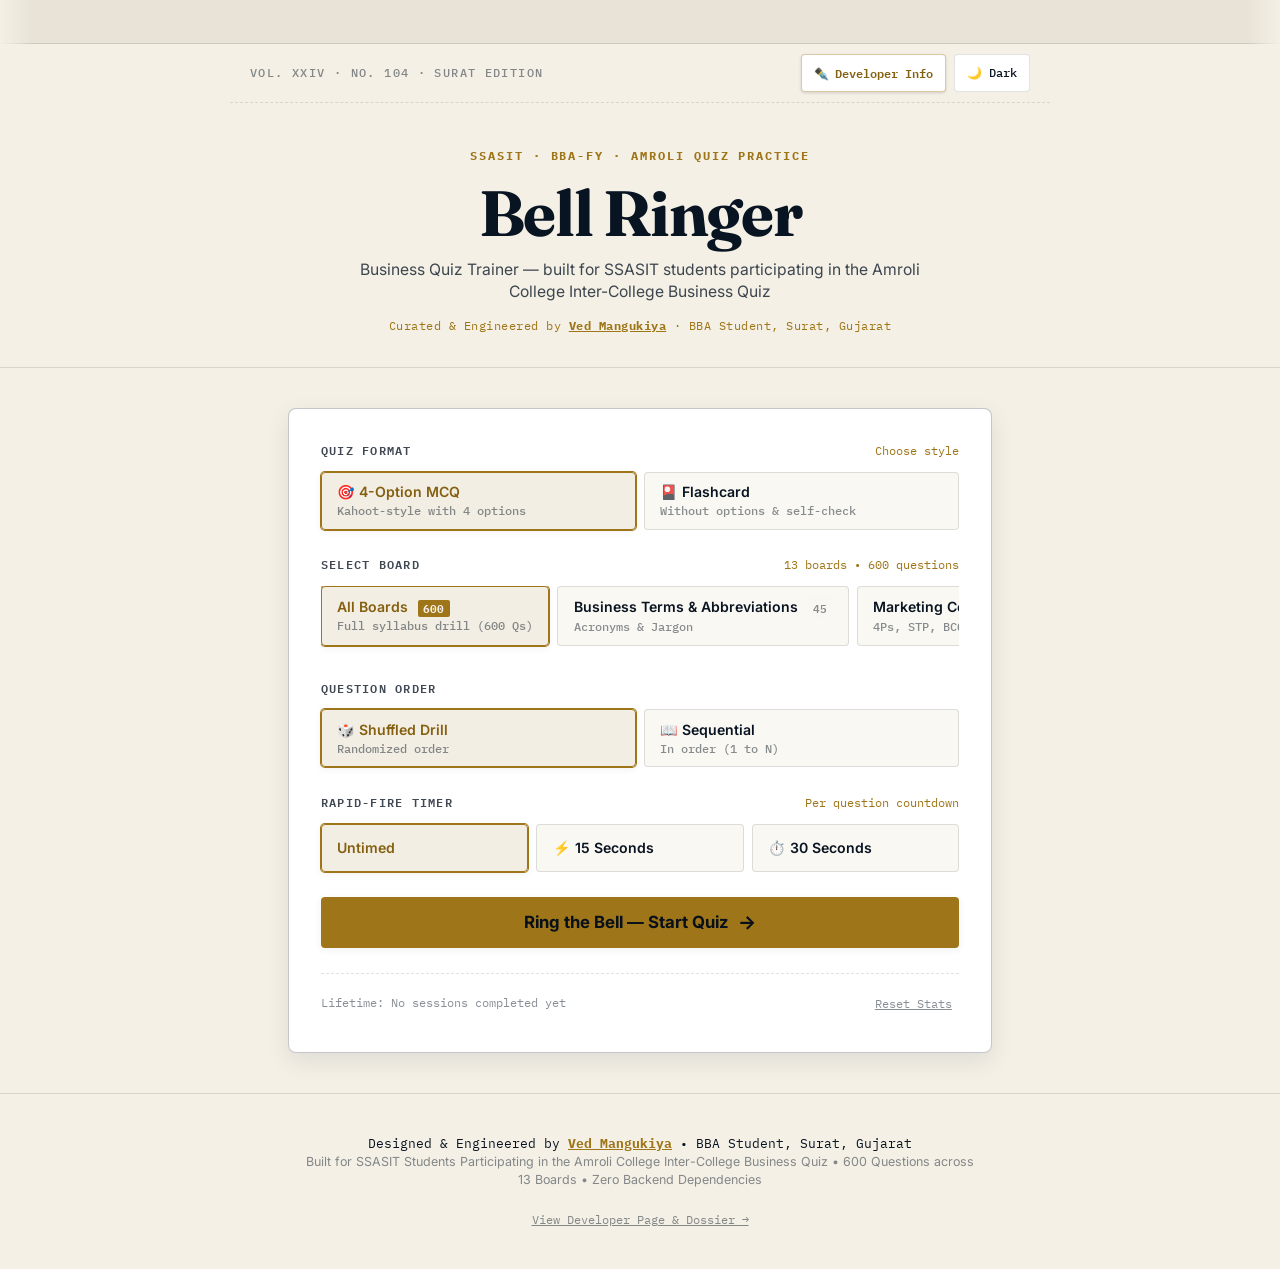
<file: index.html>
<!DOCTYPE html>
<html lang="en" data-theme="light">
<head>
  <meta charset="UTF-8" />
  <meta name="viewport" content="width=device-width, initial-scale=1.0, maximum-scale=1.0, user-scalable=no" />
  <title>Bell Ringer — BBA Business Quiz Practice</title>
  <meta name="description" content="Business Quiz Trainer by Ved Mangukiya with 600 curated questions across 13 boards for SSASIT students participating in the Amroli College Inter-College Business Quiz Competition." />
  <link rel="preconnect" href="https://fonts.googleapis.com">
  <link rel="preconnect" href="https://fonts.gstatic.com" crossorigin>
  <link href="https://fonts.googleapis.com/css2?family=Fraunces:ital,opsz,wght@0,9..144,500;0,9..144,700;1,9..144,400&family=IBM+Plex+Mono:ital,wght@0,400;0,500;0,600;0,700;1,400&family=Inter:wght@400;500;600;700&display=swap" rel="stylesheet">
  <link rel="stylesheet" href="style.css" />
</head>
<body>

  <!-- Ticker tape: The signature financial headline element -->
  <div class="ticker-wrap" aria-hidden="true">
    <div class="ticker" id="ticker"></div>
  </div>

  <!-- Masthead -->
  <header class="masthead">
    <div class="masthead-top">
      <div class="header-edition">VOL. XXIV &middot; NO. 104 &middot; SURAT EDITION</div>
      <div class="masthead-actions">
        <a href="developer.html" class="header-btn" title="View Developer Profile & Story">
          <span class="btn-icon" aria-hidden="true">✒️</span>
          <span>Developer Info</span>
        </a>
        <button id="theme-toggle" class="theme-toggle" type="button" aria-label="Toggle light and dark theme" title="Toggle theme (Alt+T)">
          <span class="theme-icon-dark" aria-hidden="true">☀️ <span class="theme-label">Light</span></span>
          <span class="theme-icon-light" aria-hidden="true">🌙 <span class="theme-label">Dark</span></span>
        </button>
      </div>
    </div>
    <div class="masthead-inner">
      <p class="eyebrow">SSASIT &middot; BBA-FY &middot; AMROLI QUIZ PRACTICE</p>
      <h1 class="newspaper-title">Bell Ringer</h1>
      <p class="subhead">Business Quiz Trainer — built for SSASIT students participating in the Amroli College Inter-College Business Quiz</p>
      <p class="curator-byline">
        Curated &amp; Engineered by <a href="developer.html" class="byline-link"><strong>Ved Mangukiya</strong></a> &middot; BBA Student, Surat, Gujarat
      </p>
    </div>
  </header>

  <main id="main-content">
    <!-- START / CONTROL DECK -->
    <section class="control-deck" id="control-deck" aria-label="Quiz Configuration">
      <!-- Active Practice Session / Resume Card (shown dynamically if unfinished session exists) -->
      <div id="resume-session-card" class="resume-card" hidden>
        <div class="resume-card-header">
          <div class="resume-tag-wrap">
            <span class="resume-tag">SAVED PRACTICE SESSION</span>
            <span class="resume-badge" id="resume-board-tag">All Boards</span>
            <span class="resume-badge format" id="resume-format-tag">4-Option MCQ</span>
          </div>
          <span class="resume-time" id="resume-time-text">Saved recently</span>
        </div>
        <div class="resume-card-body">
          <div class="resume-headline-wrap">
            <h2 class="resume-headline" id="resume-headline">In-Progress Quiz Saved</h2>
            <p class="resume-stats-line" id="resume-stats-line">Question 1 of 600 &bull; 0 Correct &bull; 0 Missed</p>
          </div>
          <div class="resume-progress-track">
            <div class="resume-progress-fill" id="resume-progress-fill" style="width: 0%;"></div>
          </div>
        </div>
        <div class="resume-card-actions">
          <button type="button" id="resume-btn" class="btn-primary resume-btn-main">
            <span>▶️ Resume Practice (at Question <span id="resume-q-num">1</span>)</span>
            <span class="btn-arrow">&rarr;</span>
          </button>
          <button type="button" id="discard-session-btn" class="btn-outline discard-btn">
            <span>🗑️ Discard &amp; Start Fresh</span>
          </button>
        </div>
      </div>

      <!-- Weak categories alert (populated dynamically if stats exist) -->
      <div id="weak-categories-card" class="weak-card" hidden>
        <div class="weak-card-header">
          <span class="weak-tag">PERFORMANCE RADAR</span>
          <span class="weak-sub">Based on previous drills</span>
        </div>
        <p class="weak-title" id="weak-summary-text">Focus Area Detected</p>
        <div class="weak-chips" id="weak-chips-list"></div>
      </div>

      <!-- Quiz Format Selector (Flashcard vs 4-Option MCQ) -->
      <div class="deck-group">
        <div class="deck-header">
          <label id="format-label" class="deck-label">Quiz Format</label>
          <span class="deck-badge" id="format-badge-hint">Choose style</span>
        </div>
        <div class="chip-group format-chips" role="radiogroup" aria-labelledby="format-label">
          <button type="button" class="chip is-active" data-format="mcq" role="radio" aria-checked="true">
            <span class="chip-title">🎯 4-Option MCQ</span>
            <span class="chip-sub">Kahoot-style with 4 options</span>
          </button>
          <button type="button" class="chip" data-format="flashcard" role="radio" aria-checked="false">
            <span class="chip-title">🎴 Flashcard</span>
            <span class="chip-sub">Without options & self-check</span>
          </button>
        </div>
      </div>

      <!-- Category / Board Selection -->
      <div class="deck-group">
        <div class="deck-header">
          <label id="board-label" class="deck-label">Select Board</label>
          <span class="deck-badge" id="total-pool-count">Loading questions…</span>
        </div>
        <!-- Accessible Native Select (synced with chips) -->
        <select id="category-select" class="sr-only" aria-labelledby="board-label">
          <option value="all">All boards (mixed)</option>
        </select>
        <!-- Horizontal Scrollable Chip Strip -->
        <div class="chip-scroll-wrap" role="radiogroup" aria-labelledby="board-label">
          <div class="chip-group" id="category-chips"></div>
        </div>
      </div>

      <!-- Mode Selection -->
      <div class="deck-group">
        <div class="deck-header">
          <label id="mode-label" class="deck-label">Question Order</label>
        </div>
        <select id="mode-select" class="sr-only" aria-labelledby="mode-label">
          <option value="flash">Sequential Order</option>
          <option value="shuffle">Shuffled Drill</option>
        </select>
        <div class="chip-group mode-chips" role="radiogroup" aria-labelledby="mode-label">
          <button type="button" class="chip is-active" data-mode="shuffle" role="radio" aria-checked="true">
            <span class="chip-title">🎲 Shuffled Drill</span>
            <span class="chip-sub">Randomized order</span>
          </button>
          <button type="button" class="chip" data-mode="flash" role="radio" aria-checked="false">
            <span class="chip-title">📖 Sequential</span>
            <span class="chip-sub">In order (1 to N)</span>
          </button>
        </div>
      </div>

      <!-- Timer Option (Rapid-fire mode) -->
      <div class="deck-group">
        <div class="deck-header">
          <label id="timer-label" class="deck-label">Rapid-Fire Timer</label>
          <span class="deck-badge timer-badge-hint">Per question countdown</span>
        </div>
        <div class="chip-group timer-chips" role="radiogroup" aria-labelledby="timer-label">
          <button type="button" class="chip is-active" data-timer="0" role="radio" aria-checked="true">
            <span class="chip-title">Untimed</span>
          </button>
          <button type="button" class="chip" data-timer="15" role="radio" aria-checked="false">
            <span class="chip-title">⚡ 15 Seconds</span>
          </button>
          <button type="button" class="chip" data-timer="30" role="radio" aria-checked="false">
            <span class="chip-title">⏱️ 30 Seconds</span>
          </button>
        </div>
      </div>

      <!-- Start Button -->
      <button id="start-btn" class="btn-primary" type="button">
        <span>Ring the Bell — Start Quiz</span>
        <span class="btn-arrow">&rarr;</span>
      </button>

      <!-- Lifetime stats mini summary -->
      <div class="stats-footer-bar" id="stats-footer-bar">
        <span id="lifetime-stats-label">Lifetime: 0 drilled</span>
        <button type="button" id="clear-stats-btn" class="btn-text-link">Reset Stats</button>
      </div>
    </section>

    <!-- QUIZ SESSION SCREEN -->
    <section class="session" id="session" aria-label="Quiz Practice Session" hidden>
      
      <!-- Progress Bar Track -->
      <div class="progress-container">
        <div class="progress-meta">
          <span class="progress-title">SESSION PROGRESS</span>
          <span class="progress-percent" id="progress-percent">0%</span>
        </div>
        <div class="progress-track" role="progressbar" id="progress-bar-track" aria-valuenow="0" aria-valuemin="0" aria-valuemax="100">
          <div class="progress-fill" id="progress-fill" style="width: 0%;"></div>
        </div>
      </div>

      <!-- Scoreboard (4 cells, responsive 2x2 on mobile, 4-col on desktop) -->
      <div class="scoreboard" role="region" aria-label="Session Scoreboard">
        <div class="score-cell">
          <span class="score-label">Question</span>
          <span class="score-value" id="progress-count">0 / 0</span>
        </div>
        <div class="score-cell">
          <span class="score-label">Score</span>
          <span class="score-value ok" id="correct-count">0</span>
        </div>
        <div class="score-cell">
          <span class="score-label">Missed</span>
          <span class="score-value miss" id="missed-count">0</span>
        </div>
        <div class="score-cell score-cell-board">
          <span class="score-label">Current Board</span>
          <span class="score-value board-tag" id="current-board">—</span>
        </div>
      </div>

      <!-- Timer Indicator Bar (active when timer > 0) -->
      <div class="timer-display-bar" id="timer-display" hidden>
        <div class="timer-info">
          <span class="timer-icon">⏳</span>
          <span class="timer-text" id="timer-text">15s</span>
        </div>
        <div class="timer-track">
          <div class="timer-fill" id="timer-fill"></div>
        </div>
      </div>

      <!-- Navigation Bar (Previous Question / Navigator / Quick Jump / Review Status / Next Question) -->
      <div class="session-nav-bar" id="session-nav-bar">
        <button id="prev-btn" class="btn-nav" type="button" aria-label="Go back to previous question" title="Previous Question (Hotkey: P or Left Arrow)" disabled>
          <span class="btn-nav-arrow" aria-hidden="true">&larr;</span>
          <span>Previous</span>
          <span class="kbd-key desktop-only">P</span>
        </button>

        <div class="nav-center-group">
          <!-- Question Navigator Matrix Trigger -->
          <button id="open-navigator-btn" class="btn-navigator" type="button" aria-label="Open Question Matrix Navigator" title="Open Question Matrix (Hotkey: J)">
            <span class="nav-icon" aria-hidden="true">📋</span>
            <span>Navigator</span>
            <span class="kbd-key desktop-only">J</span>
          </button>

          <!-- Quick Jump by Sr No -->
          <div class="quick-jump-wrap" title="Direct Jump to Question Serial Number">
            <span class="quick-jump-label desktop-only">Go to:</span>
            <input type="number" id="quick-jump-input" class="quick-jump-input" min="1" inputmode="numeric" pattern="[0-9]*" placeholder="Sr #" aria-label="Go to question serial number" />
            <button type="button" id="quick-jump-btn" class="quick-jump-btn" title="Jump to question">
              <span>&rarr;</span>
            </button>
          </div>

          <div class="nav-status-badge" id="nav-status-badge" hidden>
            <span class="nav-status-dot"></span>
            <span id="nav-status-text">REVIEWING QUESTION</span>
          </div>
        </div>

        <button id="next-btn" class="btn-nav" type="button" aria-label="Go to next question" title="Next Question (Hotkey: N, Space, or Right Arrow)" hidden>
          <span>Next</span>
          <span class="btn-nav-arrow" aria-hidden="true">&rarr;</span>
          <span class="kbd-key desktop-only">N</span>
        </button>
      </div>

      <!-- Question Card Container -->
      <div class="card-wrapper">
        <div class="card" id="quiz-card" tabindex="0" role="region" aria-label="Question Card">
          <!-- Swipe badges for mobile touch feedback in flashcard mode -->
          <div class="swipe-badge swipe-badge-left" id="swipe-badge-left">✕ MISSED</div>
          <div class="swipe-badge swipe-badge-right" id="swipe-badge-right">✓ CORRECT</div>

          <div class="card-content" id="card-content">
            <div class="card-meta">
              <div class="card-meta-left">
                <span class="card-kicker" id="card-kicker">QUESTION</span>
                <span class="card-badge" id="card-category-badge">Board</span>
              </div>
              <div class="card-meta-right">
                <button type="button" id="bookmark-btn" class="btn-bookmark" aria-label="Flag question for review" title="Flag/Bookmark Question (Hotkey: B)">
                  <span class="bookmark-icon" aria-hidden="true">🔖</span>
                  <span class="bookmark-text">Flag</span>
                  <span class="kbd-key desktop-only">B</span>
                </button>
              </div>
            </div>
            
            <p class="card-question" id="card-question">Loading…</p>

            <!-- Review Verdict Banner (Shown when viewing an already answered question) -->
            <div class="review-banner" id="review-banner" hidden>
              <div class="review-banner-header">
                <span class="review-banner-icon" id="review-banner-icon">✓</span>
                <span class="review-banner-title" id="review-banner-title">You answered correctly</span>
              </div>
              <div class="review-banner-detail" id="review-banner-detail"></div>
            </div>
            
            <!-- MCQ 4-Option Grid (Displayed in MCQ mode) -->
            <div class="mcq-container" id="mcq-container" hidden>
              <div class="mcq-grid" id="mcq-grid" role="group" aria-label="Multiple choice options"></div>
            </div>

            <!-- Flashcard Tap Hint (Displayed only in Flashcard mode before reveal) -->
            <div class="card-prompt" id="card-prompt" hidden>
              <span>💡 Tap card or click 'Reveal Answer' below</span>
            </div>

            <!-- Flashcard Answer Panel (Displayed only in Flashcard mode after reveal) -->
            <div class="answer-panel" id="answer-panel" hidden>
              <div class="answer-header">
                <span class="card-kicker answer-kicker">OFFICIAL ANSWER</span>
              </div>
              <p class="card-answer" id="card-answer"></p>
            </div>
          </div>
        </div>
      </div>

      <!-- Action Buttons & Interaction Row -->
      <div class="action-row">
        <!-- Review Action Controls (Shown when viewing a previously answered question) -->
        <div class="review-action-row" id="review-action-row" hidden>
          <button id="review-next-btn" class="btn-primary" type="button">
            <span id="review-next-btn-text">Continue to Next Question</span>
            <span class="btn-arrow">&rarr;</span>
            <span class="kbd-key desktop-only">Space / N</span>
          </button>
        </div>

        <!-- Flashcard Reveal Button -->
        <button id="reveal-btn" class="btn-outline" type="button" hidden>
          <span>👁️ Reveal Official Answer</span>
          <span class="kbd-key desktop-only">Space</span>
        </button>

        <!-- Flashcard Verdict Buttons (shown only after reveal in Flashcard mode) -->
        <div class="verdict-row" id="verdict-row" hidden>
          <button id="wrong-btn" class="btn-verdict wrong" type="button">
            <span class="verdict-icon">✕</span>
            <span>I missed it</span>
            <span class="kbd-key desktop-only">&larr;</span>
          </button>
          <button id="right-btn" class="btn-verdict right" type="button">
            <span class="verdict-icon">✓</span>
            <span>Got it right</span>
            <span class="kbd-key desktop-only">&rarr;</span>
          </button>
        </div>

        <!-- Shortcuts / Gesture Hints -->
        <div class="interaction-hints">
          <!-- Desktop Hints for MCQ Mode -->
          <div class="desktop-hints desktop-only" id="mcq-desktop-hints" aria-hidden="true" hidden>
            <span class="hint-item">Press <kbd>1</kbd> <kbd>2</kbd> <kbd>3</kbd> <kbd>4</kbd> or <kbd>A</kbd> <kbd>B</kbd> <kbd>C</kbd> <kbd>D</kbd> to pick answer</span>
            <span class="hint-divider">&bull;</span>
            <span class="hint-item"><kbd>P</kbd> Previous</span>
          </div>
          <!-- Desktop Hints for Flashcard Mode -->
          <div class="desktop-hints desktop-only" id="flash-desktop-hints" aria-hidden="true" hidden>
            <span class="hint-item"><kbd>Space</kbd> or <kbd>Enter</kbd> Reveal</span>
            <span class="hint-divider">&bull;</span>
            <span class="hint-item"><kbd>&larr;</kbd> Missed</span>
            <span class="hint-divider">&bull;</span>
            <span class="hint-item"><kbd>&rarr;</kbd> Correct</span>
            <span class="hint-divider">&bull;</span>
            <span class="hint-item"><kbd>P</kbd> Previous</span>
          </div>
          <!-- Mobile Hints -->
          <div class="mobile-hints mobile-only" id="mobile-hints" aria-hidden="true">
            <span id="mobile-hint-text">👉 Tap an option to select your answer</span>
          </div>
        </div>
      </div>

      <!-- End Session -->
      <div class="session-footer">
        <button id="end-btn" class="btn-ghost" type="button">End Session Early</button>
      </div>

      <!-- Mobile Quick-Action Floating Dock (Thumb-friendly navigation on phones) -->
      <nav class="mobile-bottom-dock mobile-only" aria-label="Mobile Quiz Quick Navigation">
        <button id="mobile-prev-btn" class="dock-btn" type="button" aria-label="Previous question" disabled>
          <span class="dock-icon">◀</span>
          <span class="dock-label">Prev</span>
        </button>

        <button id="mobile-navigator-btn" class="dock-btn dock-btn-main" type="button" aria-label="Open Question Matrix Navigator">
          <span class="dock-icon">📋</span>
          <span class="dock-label" id="mobile-nav-progress">Matrix (Q 1)</span>
        </button>

        <button id="mobile-bookmark-btn" class="dock-btn" type="button" aria-label="Flag current question">
          <span class="dock-icon" id="mobile-bookmark-icon">🔖</span>
          <span class="dock-label" id="mobile-bookmark-text">Flag</span>
        </button>

        <button id="mobile-next-unanswered-btn" class="dock-btn" type="button" aria-label="Jump to next unanswered question">
          <span class="dock-icon">⏩</span>
          <span class="dock-label">Next Q</span>
        </button>
      </nav>
    </section>

    <!-- SESSION SUMMARY SCREEN -->
    <section class="summary" id="summary" aria-label="Session Summary" hidden>
      <div class="summary-masthead">
        <span class="summary-eyebrow">FINAL DISPATCH</span>
        <h2 id="summary-headline">Session Complete</h2>
        <div class="summary-score-badge" id="summary-percentage">100%</div>
      </div>

      <div class="summary-card">
        <p class="summary-detail" id="summary-detail"></p>
        
        <!-- Accuracy Progress Meter -->
        <div class="summary-bar-wrap">
          <div class="summary-bar-fill" id="summary-bar-fill" style="width: 0%;"></div>
        </div>

        <!-- Per-Board Breakdown Table -->
        <div class="summary-breakdown" id="summary-breakdown">
          <h3 class="breakdown-title">Board Breakdown</h3>
          <div class="breakdown-grid" id="breakdown-grid"></div>
        </div>
      </div>

      <div class="summary-actions">
        <!-- Review Missed Questions Button (dynamically shown if missed > 0) -->
        <button id="review-btn" class="btn-review" type="button" hidden>
          <span>🎯 Review Missed Questions</span>
          <span class="btn-badge" id="review-count-badge">0</span>
        </button>
        
        <button id="restart-btn" class="btn-primary" type="button">
          <span>Run Another Round</span>
          <span class="btn-arrow">&rarr;</span>
        </button>

        <button id="back-home-btn" class="btn-ghost" type="button">
          Back to Board Selection
        </button>
      </div>
    </section>

    <!-- QUESTION MATRIX & NAVIGATOR MODAL -->
    <div id="question-navigator-modal" class="modal-backdrop" hidden aria-hidden="true" role="dialog" aria-modal="true" aria-labelledby="navigator-modal-title">
      <div class="modal-dialog">
        <!-- Mobile Bottom-Sheet Pull Handle -->
        <div class="modal-drag-handle mobile-only" aria-hidden="true"></div>

        <div class="modal-header">
          <div class="modal-title-group">
            <span class="modal-kicker">QUESTION MATRIX &amp; DIRECT JUMP</span>
            <h2 id="navigator-modal-title" class="modal-title">Question Navigator</h2>
          </div>
          <button type="button" id="close-navigator-btn" class="modal-close-btn" aria-label="Close Question Navigator (Esc)" title="Close (Esc)">✕</button>
        </div>
        
        <div class="modal-body">
          <!-- Fast Numeric Jump Input Bar -->
          <div class="modal-search-bar">
            <div class="search-input-wrap">
              <span class="search-icon" aria-hidden="true">🎯</span>
              <input type="number" id="modal-jump-input" class="modal-jump-input" min="1" inputmode="numeric" pattern="[0-9]*" placeholder="Enter Sr No (1 to 600)..." aria-label="Enter question serial number to jump" />
              <button type="button" id="modal-jump-btn" class="btn-modal-jump">Go to Question &rarr;</button>
            </div>
          </div>

          <!-- Status Filter Tabs -->
          <div class="nav-filter-tabs" role="tablist" aria-label="Filter questions">
            <button type="button" class="nav-filter-tab is-active" data-filter="all" role="tab" aria-selected="true">
              All (<span id="nav-count-all">0</span>)
            </button>
            <button type="button" class="nav-filter-tab" data-filter="unanswered" role="tab" aria-selected="false">
              ⚪ Unanswered (<span id="nav-count-unanswered">0</span>)
            </button>
            <button type="button" class="nav-filter-tab" data-filter="correct" role="tab" aria-selected="false">
              ✓ Correct (<span id="nav-count-correct">0</span>)
            </button>
            <button type="button" class="nav-filter-tab" data-filter="missed" role="tab" aria-selected="false">
              ✕ Missed (<span id="nav-count-missed">0</span>)
            </button>
            <button type="button" class="nav-filter-tab" data-filter="bookmarked" role="tab" aria-selected="false">
              🔖 Flagged (<span id="nav-count-bookmarked">0</span>)
            </button>
          </div>

          <!-- Status Legend -->
          <div class="nav-legend" aria-hidden="true">
            <span class="legend-item"><span class="legend-dot status-current"></span> Current</span>
            <span class="legend-item"><span class="legend-dot status-correct"></span> Correct</span>
            <span class="legend-item"><span class="legend-dot status-missed"></span> Missed</span>
            <span class="legend-item"><span class="legend-dot status-unanswered"></span> Unanswered</span>
            <span class="legend-item"><span class="legend-dot status-bookmarked"></span> Flagged</span>
          </div>

          <!-- Question Grid Matrix -->
          <div class="modal-grid-container" id="modal-grid-container">
            <div class="question-grid" id="question-grid" role="group" aria-label="Question serial numbers">
              <!-- Dynamically populated buttons -->
            </div>
            <div id="grid-empty-state" class="grid-empty-state" hidden>
              No questions found for this filter.
            </div>
          </div>
        </div>

        <!-- Modal Footer -->
        <div class="modal-footer">
          <button type="button" id="modal-next-unanswered-btn" class="btn-primary modal-action-btn">
            <span>⏩ Jump to Next Unanswered</span>
          </button>
          <button type="button" id="modal-done-btn" class="btn-ghost">
            Close (Esc)
          </button>
        </div>
      </div>
    </div>
  </main>

  <footer>
    <div class="footer-inner">
      <div class="footer-branding">
        <p class="footer-creator">
          Designed &amp; Engineered by <a href="developer.html" class="byline-link"><strong>Ved Mangukiya</strong></a> &bull; BBA Student, Surat, Gujarat
        </p>
        <p class="footer-sub">
          Built for SSASIT Students Participating in the Amroli College Inter-College Business Quiz &bull; 600 Questions across 13 Boards &bull; Zero Backend Dependencies
        </p>
      </div>
      <div class="footer-actions">
        <a href="developer.html" class="btn-text-link">View Developer Page &amp; Dossier &rarr;</a>
      </div>
    </div>
  </footer>

  <script src="script.js"></script>
</body>
</html>
</file>
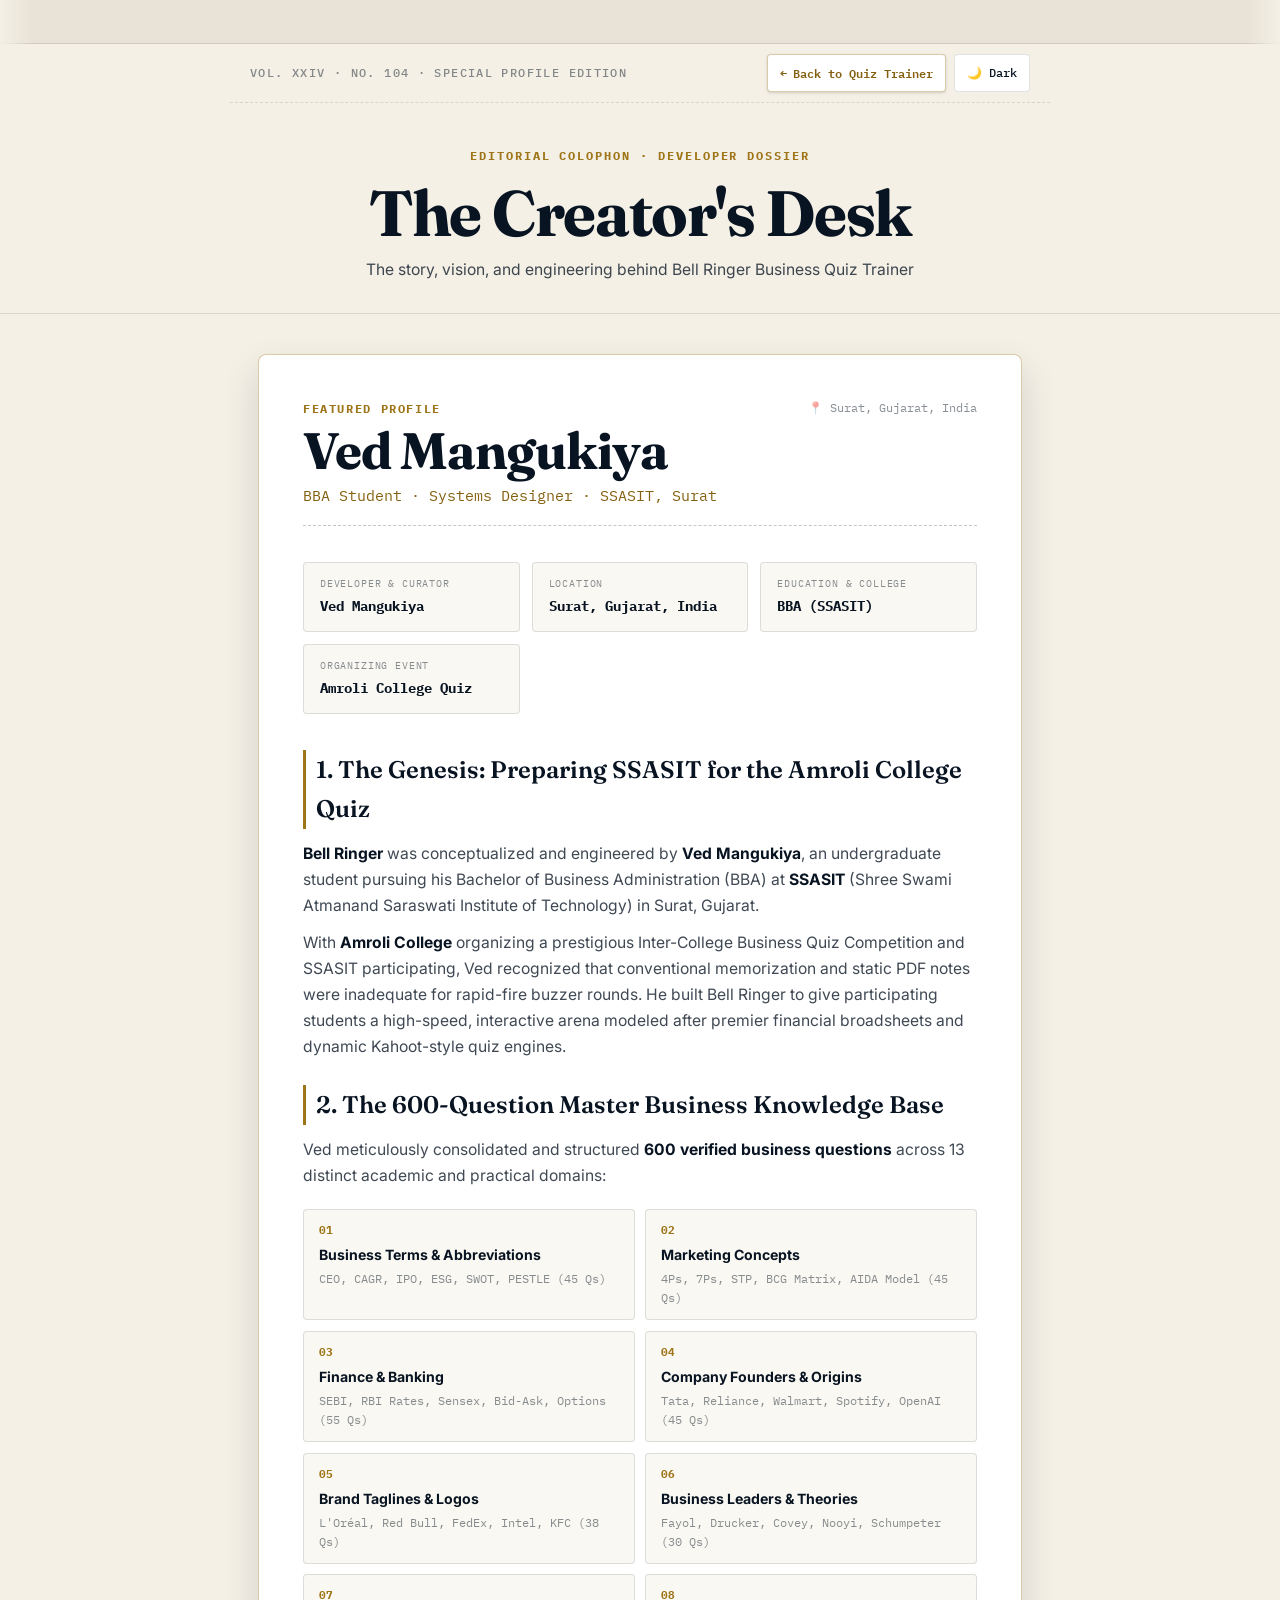
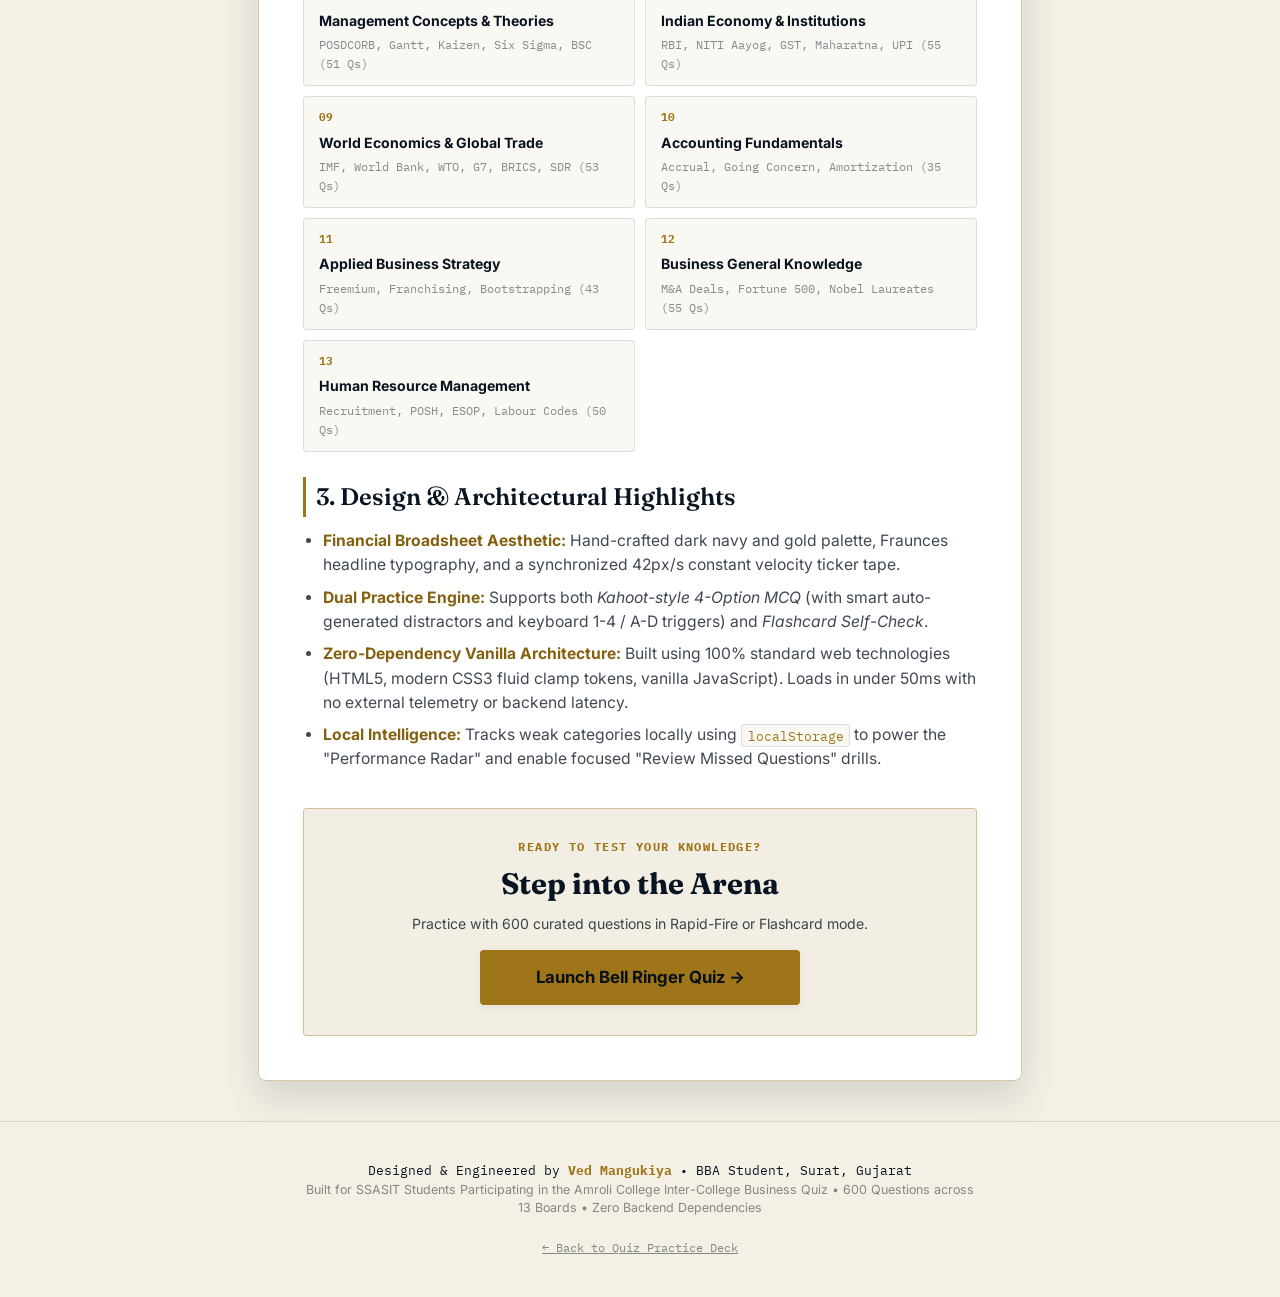
<file: developer.html>
<!DOCTYPE html>
<html lang="en" data-theme="light">
<head>
  <meta charset="UTF-8" />
  <meta name="viewport" content="width=device-width, initial-scale=1.0, maximum-scale=1.0, user-scalable=no" />
  <title>Developer Dispatch — Ved Mangukiya | Bell Ringer</title>
  <meta name="description" content="Meet Ved Mangukiya, the BBA student from Surat, Gujarat who designed and engineered the Bell Ringer 600-question business quiz practice system for SSASIT's participation in the Amroli College Quiz." />
  <link rel="preconnect" href="https://fonts.googleapis.com">
  <link rel="preconnect" href="https://fonts.gstatic.com" crossorigin>
  <link href="https://fonts.googleapis.com/css2?family=Fraunces:ital,opsz,wght@0,9..144,500;0,9..144,700;1,9..144,400&family=IBM+Plex+Mono:ital,wght@0,400;0,500;0,600;0,700;1,400&family=Inter:wght@400;500;600;700&display=swap" rel="stylesheet">
  <link rel="stylesheet" href="style.css" />
</head>
<body>

  <!-- Ticker tape: The signature financial headline element -->
  <div class="ticker-wrap" aria-hidden="true">
    <div class="ticker" id="ticker">
      <span><span class="ticker-tag">CURATOR</span> <strong>VED MANGUKIYA</strong> <span class="up">▲ SURAT, GUJARAT</span></span>
      <span><span class="ticker-tag">EVENT</span> <strong>AMROLI COLLEGE QUIZ</strong> <span class="up">▲ SSASIT TEAM</span></span>
      <span><span class="ticker-tag">ACADEMICS</span> <strong>BBA (SSASIT)</strong> <span class="up">▲ GTU</span></span>
      <span><span class="ticker-tag">SYLLABUS</span> <strong>600 QUESTIONS</strong> <span class="up">▲ 13 BOARDS</span></span>
      <span><span class="ticker-tag">TERMS</span> <strong>ABBREVIATIONS</strong> <span class="up">▲ 45 Qs</span></span>
      <span><span class="ticker-tag">MARKETING</span> <strong>4Ps &amp; STRATEGY</strong> <span class="down">▼ 45 Qs</span></span>
      <span><span class="ticker-tag">FINANCE</span> <strong>BANKING &amp; MARKETS</strong> <span class="up">▲ 55 Qs</span></span>
      <span><span class="ticker-tag">COMPANIES</span> <strong>FOUNDERS &amp; ORIGINS</strong> <span class="down">▼ 45 Qs</span></span>
      <span><span class="ticker-tag">TAGLINES</span> <strong>BRAND IDENTITIES</strong> <span class="up">▲ 38 Qs</span></span>
      <span><span class="ticker-tag">LEADERS</span> <strong>MANAGEMENT GURUS</strong> <span class="down">▼ 30 Qs</span></span>
      <span><span class="ticker-tag">MANAGEMENT</span> <strong>PRINCIPLES &amp; OPS</strong> <span class="up">▲ 51 Qs</span></span>
      <span><span class="ticker-tag">INDIA</span> <strong>ECONOMY &amp; INSTITUTIONS</strong> <span class="down">▼ 55 Qs</span></span>
      <span><span class="ticker-tag">GLOBAL</span> <strong>WORLD ECONOMICS &amp; TRADE</strong> <span class="up">▲ 53 Qs</span></span>
      <span><span class="ticker-tag">ACCOUNTING</span> <strong>STATEMENTS &amp; RATIOS</strong> <span class="down">▼ 35 Qs</span></span>
      <span><span class="ticker-tag">STRATEGY</span> <strong>HOW BUSINESS WORKS</strong> <span class="up">▲ 43 Qs</span></span>
      <span><span class="ticker-tag">BUSINESS GK</span> <strong>M&amp;A, TECH &amp; MILESTONES</strong> <span class="up">▲ 55 Qs</span></span>
      <span><span class="ticker-tag">HR</span> <strong>TALENT &amp; LABOUR CODES</strong> <span class="down">▼ 50 Qs</span></span>
      <!-- Seamless Infinite Marquee Loop -->
      <span><span class="ticker-tag">CURATOR</span> <strong>VED MANGUKIYA</strong> <span class="up">▲ SURAT, GUJARAT</span></span>
      <span><span class="ticker-tag">EVENT</span> <strong>AMROLI COLLEGE QUIZ</strong> <span class="up">▲ SSASIT TEAM</span></span>
      <span><span class="ticker-tag">ACADEMICS</span> <strong>BBA (SSASIT)</strong> <span class="up">▲ GTU</span></span>
      <span><span class="ticker-tag">SYLLABUS</span> <strong>600 QUESTIONS</strong> <span class="up">▲ 13 BOARDS</span></span>
      <span><span class="ticker-tag">TERMS</span> <strong>ABBREVIATIONS</strong> <span class="up">▲ 45 Qs</span></span>
      <span><span class="ticker-tag">MARKETING</span> <strong>4Ps &amp; STRATEGY</strong> <span class="down">▼ 45 Qs</span></span>
      <span><span class="ticker-tag">FINANCE</span> <strong>BANKING &amp; MARKETS</strong> <span class="up">▲ 55 Qs</span></span>
      <span><span class="ticker-tag">COMPANIES</span> <strong>FOUNDERS &amp; ORIGINS</strong> <span class="down">▼ 45 Qs</span></span>
      <span><span class="ticker-tag">TAGLINES</span> <strong>BRAND IDENTITIES</strong> <span class="up">▲ 38 Qs</span></span>
      <span><span class="ticker-tag">LEADERS</span> <strong>MANAGEMENT GURUS</strong> <span class="down">▼ 30 Qs</span></span>
      <span><span class="ticker-tag">MANAGEMENT</span> <strong>PRINCIPLES &amp; OPS</strong> <span class="up">▲ 51 Qs</span></span>
      <span><span class="ticker-tag">INDIA</span> <strong>ECONOMY &amp; INSTITUTIONS</strong> <span class="down">▼ 55 Qs</span></span>
      <span><span class="ticker-tag">GLOBAL</span> <strong>WORLD ECONOMICS &amp; TRADE</strong> <span class="up">▲ 53 Qs</span></span>
      <span><span class="ticker-tag">ACCOUNTING</span> <strong>STATEMENTS &amp; RATIOS</strong> <span class="down">▼ 35 Qs</span></span>
      <span><span class="ticker-tag">STRATEGY</span> <strong>HOW BUSINESS WORKS</strong> <span class="up">▲ 43 Qs</span></span>
      <span><span class="ticker-tag">BUSINESS GK</span> <strong>M&amp;A, TECH &amp; MILESTONES</strong> <span class="up">▲ 55 Qs</span></span>
      <span><span class="ticker-tag">HR</span> <strong>TALENT &amp; LABOUR CODES</strong> <span class="down">▼ 50 Qs</span></span>
    </div>
  </div>

  <!-- Masthead -->
  <header class="masthead">
    <div class="masthead-top">
      <div class="header-edition">VOL. XXIV &middot; NO. 104 &middot; SPECIAL PROFILE EDITION</div>
      <div class="masthead-actions">
        <a href="index.html" class="header-btn" title="Return to Quiz Trainer">
          <span class="btn-icon" aria-hidden="true">&larr;</span>
          <span>Back to Quiz Trainer</span>
        </a>
        <button id="theme-toggle" class="theme-toggle" type="button" aria-label="Toggle light and dark theme" title="Toggle theme (Alt+T)">
          <span class="theme-icon-dark" aria-hidden="true">☀️ <span class="theme-label">Light</span></span>
          <span class="theme-icon-light" aria-hidden="true">🌙 <span class="theme-label">Dark</span></span>
        </button>
      </div>
    </div>
    <div class="masthead-inner">
      <p class="eyebrow">EDITORIAL COLOPHON &middot; DEVELOPER DOSSIER</p>
      <h1 class="newspaper-title">The Creator's Desk</h1>
      <p class="subhead">The story, vision, and engineering behind Bell Ringer Business Quiz Trainer</p>
    </div>
  </header>

  <main id="main-content" class="dev-page-main">
    
    <!-- Hero Article Card -->
    <article class="dev-article-card">
      <div class="article-header">
        <div class="author-badge-row">
          <span class="lead-kicker">FEATURED PROFILE</span>
          <span class="badge-location">📍 Surat, Gujarat, India</span>
        </div>
        <h2 class="article-headline">Ved Mangukiya</h2>
        <p class="article-byline">BBA Student &middot; Systems Designer &middot; SSASIT, Surat</p>
      </div>

      <!-- Quick Matrix Grid -->
      <div class="dev-matrix-grid">
        <div class="matrix-box">
          <span class="matrix-label">DEVELOPER &amp; CURATOR</span>
          <span class="matrix-value">Ved Mangukiya</span>
        </div>
        <div class="matrix-box">
          <span class="matrix-label">LOCATION</span>
          <span class="matrix-value">Surat, Gujarat, India</span>
        </div>
        <div class="matrix-box">
          <span class="matrix-label">EDUCATION &amp; COLLEGE</span>
          <span class="matrix-value">BBA (SSASIT)</span>
        </div>
        <div class="matrix-box">
          <span class="matrix-label">ORGANIZING EVENT</span>
          <span class="matrix-value">Amroli College Quiz</span>
        </div>
      </div>

      <!-- Narrative Sections -->
      <div class="article-body">
        <section class="story-section">
          <h3 class="story-heading">1. The Genesis: Preparing SSASIT for the Amroli College Quiz</h3>
          <p>
            <strong>Bell Ringer</strong> was conceptualized and engineered by <strong>Ved Mangukiya</strong>, an undergraduate student pursuing his Bachelor of Business Administration (BBA) at <strong>SSASIT</strong> (Shree Swami Atmanand Saraswati Institute of Technology) in Surat, Gujarat.
          </p>
          <p>
            With <strong>Amroli College</strong> organizing a prestigious Inter-College Business Quiz Competition and SSASIT participating, Ved recognized that conventional memorization and static PDF notes were inadequate for rapid-fire buzzer rounds. He built Bell Ringer to give participating students a high-speed, interactive arena modeled after premier financial broadsheets and dynamic Kahoot-style quiz engines.
          </p>
        </section>

        <section class="story-section">
          <h3 class="story-heading">2. The 600-Question Master Business Knowledge Base</h3>
          <p>
            Ved meticulously consolidated and structured <strong>600 verified business questions</strong> across 13 distinct academic and practical domains:
          </p>
          <div class="boards-overview-grid">
            <div class="board-card">
              <span class="board-card-num">01</span>
              <span class="board-card-name">Business Terms &amp; Abbreviations</span>
              <span class="board-card-desc">CEO, CAGR, IPO, ESG, SWOT, PESTLE (45 Qs)</span>
            </div>
            <div class="board-card">
              <span class="board-card-num">02</span>
              <span class="board-card-name">Marketing Concepts</span>
              <span class="board-card-desc">4Ps, 7Ps, STP, BCG Matrix, AIDA Model (45 Qs)</span>
            </div>
            <div class="board-card">
              <span class="board-card-num">03</span>
              <span class="board-card-name">Finance &amp; Banking</span>
              <span class="board-card-desc">SEBI, RBI Rates, Sensex, Bid-Ask, Options (55 Qs)</span>
            </div>
            <div class="board-card">
              <span class="board-card-num">04</span>
              <span class="board-card-name">Company Founders &amp; Origins</span>
              <span class="board-card-desc">Tata, Reliance, Walmart, Spotify, OpenAI (45 Qs)</span>
            </div>
            <div class="board-card">
              <span class="board-card-num">05</span>
              <span class="board-card-name">Brand Taglines &amp; Logos</span>
              <span class="board-card-desc">L'Oréal, Red Bull, FedEx, Intel, KFC (38 Qs)</span>
            </div>
            <div class="board-card">
              <span class="board-card-num">06</span>
              <span class="board-card-name">Business Leaders &amp; Theories</span>
              <span class="board-card-desc">Fayol, Drucker, Covey, Nooyi, Schumpeter (30 Qs)</span>
            </div>
            <div class="board-card">
              <span class="board-card-num">07</span>
              <span class="board-card-name">Management Concepts &amp; Theories</span>
              <span class="board-card-desc">POSDCORB, Gantt, Kaizen, Six Sigma, BSC (51 Qs)</span>
            </div>
            <div class="board-card">
              <span class="board-card-num">08</span>
              <span class="board-card-name">Indian Economy &amp; Institutions</span>
              <span class="board-card-desc">RBI, NITI Aayog, GST, Maharatna, UPI (55 Qs)</span>
            </div>
            <div class="board-card">
              <span class="board-card-num">09</span>
              <span class="board-card-name">World Economics &amp; Global Trade</span>
              <span class="board-card-desc">IMF, World Bank, WTO, G7, BRICS, SDR (53 Qs)</span>
            </div>
            <div class="board-card">
              <span class="board-card-num">10</span>
              <span class="board-card-name">Accounting Fundamentals</span>
              <span class="board-card-desc">Accrual, Going Concern, Amortization (35 Qs)</span>
            </div>
            <div class="board-card">
              <span class="board-card-num">11</span>
              <span class="board-card-name">Applied Business Strategy</span>
              <span class="board-card-desc">Freemium, Franchising, Bootstrapping (43 Qs)</span>
            </div>
            <div class="board-card">
              <span class="board-card-num">12</span>
              <span class="board-card-name">Business General Knowledge</span>
              <span class="board-card-desc">M&amp;A Deals, Fortune 500, Nobel Laureates (55 Qs)</span>
            </div>
            <div class="board-card">
              <span class="board-card-num">13</span>
              <span class="board-card-name">Human Resource Management</span>
              <span class="board-card-desc">Recruitment, POSH, ESOP, Labour Codes (50 Qs)</span>
            </div>
          </div>
        </section>

        <section class="story-section">
          <h3 class="story-heading">3. Design &amp; Architectural Highlights</h3>
          <ul class="tech-points-list">
            <li>
              <strong>Financial Broadsheet Aesthetic:</strong> Hand-crafted dark navy and gold palette, Fraunces headline typography, and a synchronized 42px/s constant velocity ticker tape.
            </li>
            <li>
              <strong>Dual Practice Engine:</strong> Supports both <em>Kahoot-style 4-Option MCQ</em> (with smart auto-generated distractors and keyboard 1-4 / A-D triggers) and <em>Flashcard Self-Check</em>.
            </li>
            <li>
              <strong>Zero-Dependency Vanilla Architecture:</strong> Built using 100% standard web technologies (HTML5, modern CSS3 fluid clamp tokens, vanilla JavaScript). Loads in under 50ms with no external telemetry or backend latency.
            </li>
            <li>
              <strong>Local Intelligence:</strong> Tracks weak categories locally using <code>localStorage</code> to power the "Performance Radar" and enable focused "Review Missed Questions" drills.
            </li>
          </ul>
        </section>
      </div>

      <!-- Action Footer -->
      <div class="dev-action-box">
        <div class="action-box-inner">
          <span class="action-box-tag">READY TO TEST YOUR KNOWLEDGE?</span>
          <h3 class="action-box-title">Step into the Arena</h3>
          <p class="action-box-sub">Practice with 600 curated questions in Rapid-Fire or Flashcard mode.</p>
          <a href="index.html" class="btn-primary dev-launch-btn">
            <span>Launch Bell Ringer Quiz &rarr;</span>
          </a>
        </div>
      </div>
    </article>

  </main>

  <footer>
    <div class="footer-inner">
      <div class="footer-branding">
        <p class="footer-creator">
          Designed &amp; Engineered by <strong>Ved Mangukiya</strong> &bull; BBA Student, Surat, Gujarat
        </p>
        <p class="footer-sub">
          Built for SSASIT Students Participating in the Amroli College Inter-College Business Quiz &bull; 600 Questions across 13 Boards &bull; Zero Backend Dependencies
        </p>
      </div>
      <div class="footer-actions">
        <a href="index.html" class="btn-text-link">&larr; Back to Quiz Practice Deck</a>
      </div>
    </div>
  </footer>

  <script>
    // Theme & Exact Constant Velocity Ticker Management for developer.html
    (function () {
      const STORAGE_KEY_THEME = "bellringer_theme_v1";
      const TICKER_PIXELS_PER_SECOND = 42; // Exactly matches index.html velocity
      const savedTheme = localStorage.getItem(STORAGE_KEY_THEME) || "light";
      document.documentElement.setAttribute("data-theme", savedTheme);

      // Set identical velocity for ticker
      const ticker = document.getElementById("ticker");
      if (ticker) {
        requestAnimationFrame(() => {
          const singleCycleWidth = ticker.scrollWidth / 2;
          const durationSeconds = Math.round(singleCycleWidth / TICKER_PIXELS_PER_SECOND);
          ticker.style.animationDuration = `${durationSeconds}s`;
        });
      }

      const themeToggleBtn = document.getElementById("theme-toggle");
      if (themeToggleBtn) {
        themeToggleBtn.addEventListener("click", () => {
          const currentTheme = document.documentElement.getAttribute("data-theme") || "dark";
          const newTheme = currentTheme === "dark" ? "light" : "dark";
          document.documentElement.setAttribute("data-theme", newTheme);
          localStorage.setItem(STORAGE_KEY_THEME, newTheme);
        });
      }

      window.addEventListener("keydown", (e) => {
        if (e.altKey && (e.key === "t" || e.key === "T")) {
          e.preventDefault();
          const currentTheme = document.documentElement.getAttribute("data-theme") || "dark";
          const newTheme = currentTheme === "dark" ? "light" : "dark";
          document.documentElement.setAttribute("data-theme", newTheme);
          localStorage.setItem(STORAGE_KEY_THEME, newTheme);
        }
      });
    })();
  </script>
</body>
</html>
</file>
<file: style.css>
/* ==========================================================================
   BELL RINGER — BBA BUSINESS QUIZ TRAINER
   Visual Identity: Financial Broadsheet / Wall Street Newspaper & Ticker
   Curated & Engineered by Ved Mangukiya · BBA Student, Surat, Gujarat
   ========================================================================== */

/* MANDATORY BASE: Ensure HTML5 hidden attribute is never overridden by display rules */
[hidden] {
  display: none !important;
}

:root {
  /* Core Color Palette (Light Theme Default: Clean Financial Broadsheet & Deep Gold) */
  --ink-base: #e8e3d6;
  --ink: #f4f0e6;
  --ink-surface: #ffffff;
  --ink-elevated: #ece7db;
  --ink-input: #faf8f2;
  
  --paper: #091422;
  --paper-muted: rgba(9, 20, 34, 0.78);
  --paper-faint: rgba(9, 20, 34, 0.48);
  
  --gold: #9e7518;
  --gold-bright: #846010;
  --gold-hover: #886412;
  --gold-deep: #704f08;
  --gold-surface: rgba(158, 117, 24, 0.12);
  --gold-surface-hover: rgba(158, 117, 24, 0.18);
  --gold-border: rgba(158, 117, 24, 0.38);
  --gold-border-strong: rgba(158, 117, 24, 0.65);
  
  --mint: #197a57;
  --mint-bright: #126346;
  --mint-surface: rgba(25, 122, 87, 0.12);
  --mint-border: rgba(25, 122, 87, 0.35);
  
  --coral: #c83b16;
  --coral-bright: #a62d0d;
  --coral-surface: rgba(200, 59, 22, 0.12);
  --coral-border: rgba(200, 59, 22, 0.35);
  
  --line: rgba(9, 20, 34, 0.12);
  --line-strong: rgba(9, 20, 34, 0.24);
  --line-gold: rgba(158, 117, 24, 0.28);
  
  --card-bg: #ffffff;
  --card-text: #091422;
  --card-subtext: rgba(9, 20, 34, 0.68);
  --card-border: rgba(9, 20, 34, 0.16);
  --card-kicker: #886412;
  --card-prompt: rgba(9, 20, 34, 0.52);

  --answer-box-bg: #eef7f2;
  --answer-box-border: rgba(25, 122, 87, 0.32);
  --answer-box-text: #092e1e;

  --mcq-btn-bg: #f8f6f0;
  --mcq-btn-border: rgba(9, 20, 34, 0.16);
  --mcq-btn-text: #091422;
  --mcq-letter-bg: rgba(9, 20, 34, 0.08);
  --mcq-letter-text: #091422;

  --shadow-sm: 0 2px 8px rgba(9, 20, 34, 0.06);
  --shadow-md: 0 8px 24px rgba(9, 20, 34, 0.09);
  --shadow-lg: 0 16px 36px rgba(9, 20, 34, 0.14);
  --shadow-gold: 0 4px 14px rgba(158, 117, 24, 0.22);

  /* Typography Scale */
  --font-display: "Fraunces", Georgia, serif;
  --font-mono: "IBM Plex Mono", Consolas, monospace;
  --font-body: "Inter", -apple-system, BlinkMacSystemFont, "Segoe UI", Roboto, sans-serif;

  /* Fluid Spacing Scale (clamp based for responsive layout) */
  --space-3xs: clamp(0.2rem, 0.4vw, 0.25rem);
  --space-2xs: clamp(0.35rem, 0.7vw, 0.5rem);
  --space-xs: clamp(0.6rem, 1.2vw, 0.75rem);
  --space-sm: clamp(0.85rem, 1.6vw, 1.1rem);
  --space-md: clamp(1.2rem, 2.4vw, 1.6rem);
  --space-lg: clamp(1.6rem, 3.2vw, 2.25rem);
  --space-xl: clamp(2.2rem, 4.5vw, 3.2rem);

  /* Minimum touch target size */
  --touch-target: max(48px, 3rem);
  --radius-sm: 4px;
  --radius-md: 8px;
  --radius-lg: 12px;
}

/* Explicit Light Theme match */
[data-theme="light"] {
  --ink-base: #e8e3d6;
  --ink: #f4f0e6;
  --ink-surface: #ffffff;
  --ink-elevated: #ece7db;
  --ink-input: #faf8f2;
  
  --paper: #091422;
  --paper-muted: rgba(9, 20, 34, 0.78);
  --paper-faint: rgba(9, 20, 34, 0.48);
  
  --gold: #9e7518;
  --gold-bright: #846010;
  --gold-hover: #886412;
  --gold-deep: #704f08;
  --gold-surface: rgba(158, 117, 24, 0.12);
  --gold-surface-hover: rgba(158, 117, 24, 0.18);
  --gold-border: rgba(158, 117, 24, 0.38);
  --gold-border-strong: rgba(158, 117, 24, 0.65);
  
  --mint: #197a57;
  --mint-bright: #126346;
  --mint-surface: rgba(25, 122, 87, 0.12);
  --mint-border: rgba(25, 122, 87, 0.35);
  
  --coral: #c83b16;
  --coral-bright: #a62d0d;
  --coral-surface: rgba(200, 59, 22, 0.12);
  --coral-border: rgba(200, 59, 22, 0.35);
  
  --line: rgba(9, 20, 34, 0.12);
  --line-strong: rgba(9, 20, 34, 0.24);
  --line-gold: rgba(158, 117, 24, 0.28);
  
  --card-bg: #ffffff;
  --card-text: #091422;
  --card-subtext: rgba(9, 20, 34, 0.68);
  --card-border: rgba(9, 20, 34, 0.16);
  --card-kicker: #886412;
  --card-prompt: rgba(9, 20, 34, 0.52);

  --answer-box-bg: #eef7f2;
  --answer-box-border: rgba(25, 122, 87, 0.32);
  --answer-box-text: #092e1e;

  --mcq-btn-bg: #f8f6f0;
  --mcq-btn-border: rgba(9, 20, 34, 0.16);
  --mcq-btn-text: #091422;
  --mcq-letter-bg: rgba(9, 20, 34, 0.08);
  --mcq-letter-text: #091422;

  --shadow-sm: 0 2px 8px rgba(9, 20, 34, 0.06);
  --shadow-md: 0 8px 24px rgba(9, 20, 34, 0.09);
  --shadow-lg: 0 16px 36px rgba(9, 20, 34, 0.14);
  --shadow-gold: 0 4px 14px rgba(158, 117, 24, 0.22);
}

/* --- Dark Theme: Deep Navy & Gold Financial Night Edition --- */
[data-theme="dark"] {
  --ink-base: #050b13;
  --ink: #09121d;
  --ink-surface: #0f1c2d;
  --ink-elevated: #15253b;
  --ink-input: #08101a;
  
  --paper: #edf2ea;
  --paper-muted: rgba(237, 242, 234, 0.75);
  --paper-faint: rgba(237, 242, 234, 0.45);
  
  --gold: #d4af37;
  --gold-bright: #f4d058;
  --gold-hover: #e5be42;
  --gold-deep: #b89124;
  --gold-surface: rgba(212, 175, 55, 0.12);
  --gold-surface-hover: rgba(212, 175, 55, 0.18);
  --gold-border: rgba(212, 175, 55, 0.35);
  --gold-border-strong: rgba(212, 175, 55, 0.65);
  
  --mint: #2ea87e;
  --mint-bright: #3edfa8;
  --mint-surface: rgba(46, 168, 126, 0.16);
  --mint-border: rgba(46, 168, 126, 0.4);
  
  --coral: #e24e24;
  --coral-bright: #ff683b;
  --coral-surface: rgba(226, 78, 36, 0.16);
  --coral-border: rgba(226, 78, 36, 0.4);
  
  --line: rgba(237, 242, 234, 0.11);
  --line-strong: rgba(237, 242, 234, 0.22);
  --line-gold: rgba(212, 175, 55, 0.28);
  
  --card-bg: #f8faf5;
  --card-text: #09121d;
  --card-subtext: rgba(9, 18, 29, 0.68);
  --card-border: rgba(9, 18, 29, 0.14);
  --card-kicker: #947118;
  --card-prompt: rgba(9, 18, 29, 0.52);

  --answer-box-bg: #eaf4ef;
  --answer-box-border: rgba(46, 168, 126, 0.35);
  --answer-box-text: #062417;

  --mcq-btn-bg: #ffffff;
  --mcq-btn-border: rgba(9, 18, 29, 0.15);
  --mcq-btn-text: #09121d;
  --mcq-letter-bg: rgba(9, 18, 29, 0.08);
  --mcq-letter-text: #09121d;

  --shadow-sm: 0 2px 8px rgba(0, 0, 0, 0.25);
  --shadow-md: 0 8px 24px rgba(0, 0, 0, 0.35);
  --shadow-lg: 0 16px 36px rgba(0, 0, 0, 0.45);
  --shadow-gold: 0 4px 16px rgba(212, 175, 55, 0.28);
}

/* --- Reset & Global Baseline --- */
*, *::before, *::after {
  box-sizing: border-box;
}

html {
  font-size: 16px;
  -webkit-text-size-adjust: 100%;
  scroll-behavior: smooth;
}

body {
  margin: 0;
  padding: 0;
  background-color: var(--ink);
  color: var(--paper);
  font-family: var(--font-body);
  font-size: 1rem;
  line-height: 1.5;
  min-height: 100vh;
  display: flex;
  flex-direction: column;
  transition: background-color 0.25s ease, color 0.25s ease;
  overflow-x: hidden;
}

/* Accessible Screen-Reader Utility */
.sr-only {
  position: absolute;
  width: 1px;
  height: 1px;
  padding: 0;
  margin: -1px;
  overflow: hidden;
  clip: rect(0, 0, 0, 0);
  white-space: nowrap;
  border: 0;
}

/* Responsive Visibility Utilities */
.mobile-only {
  display: none !important;
}

.desktop-only {
  display: inline-flex !important;
}

span.desktop-only {
  display: inline !important;
}

@media (max-width: 640px) {
  .desktop-only {
    display: none !important;
  }
  .mobile-only {
    display: flex !important;
  }
  span.mobile-only {
    display: inline !important;
  }
  div.modal-drag-handle.mobile-only {
    display: block !important;
  }
}

/* Clear Focus Rings on All Interactive Elements */
:focus-visible {
  outline: 2px solid var(--gold);
  outline-offset: 3px;
}

/* ==========================================================================
   TICKER TAPE (SIGNATURE FINANCIAL HEADLINE BAR)
   Refined with slower, smoother scroll speed and edge fade mask
   ========================================================================== */
.ticker-wrap {
  background: var(--ink-base);
  border-bottom: 1px solid var(--line);
  overflow: hidden;
  white-space: nowrap;
  padding: 0.55rem 0;
  position: sticky;
  top: 0;
  z-index: 50;
  box-shadow: var(--shadow-sm);
  mask-image: linear-gradient(90deg, transparent 0%, #000 2.5%, #000 97.5%, transparent 100%);
  -webkit-mask-image: linear-gradient(90deg, transparent 0%, #000 2.5%, #000 97.5%, transparent 100%);
  user-select: none;
}

.ticker-wrap:hover .ticker {
  animation-play-state: paused;
}

.ticker {
  display: inline-block;
  font-family: var(--font-mono);
  font-size: clamp(0.72rem, 1.3vw, 0.82rem);
  letter-spacing: 0.05em;
  color: var(--gold);
  /* Slower, elegant, comfortable reading speed (68s) across all pages */
  animation: scroll-ticker 68s linear infinite;
  padding-left: 100%;
}

.ticker span {
  display: inline-flex;
  align-items: center;
  gap: 0.4rem;
  margin-right: 2.75rem;
}

.ticker .up {
  color: var(--mint-bright);
  font-weight: 700;
}

.ticker .down {
  color: var(--coral-bright);
  font-weight: 700;
}

.ticker .ticker-tag {
  background: var(--gold-surface);
  border: 1px solid var(--gold-border);
  padding: 0.1rem 0.35rem;
  border-radius: 2px;
  color: var(--gold-bright);
  font-size: 0.68rem;
  font-weight: 700;
}

@keyframes scroll-ticker {
  0% { transform: translate3d(0, 0, 0); }
  100% { transform: translate3d(-100%, 0, 0); }
}

/* ==========================================================================
   MASTHEAD (FINANCIAL BROADSHEET NEWSPAPER HEADER)
   ========================================================================== */
.masthead {
  border-bottom: 1px solid var(--line);
  background: var(--ink);
  position: relative;
}

.masthead-top {
  max-width: 820px;
  margin: 0 auto;
  padding: 0.65rem 1.25rem;
  display: flex;
  justify-content: space-between;
  align-items: center;
  border-bottom: 1px dashed var(--line);
  gap: 0.5rem;
}

.header-edition {
  font-family: var(--font-mono);
  font-size: clamp(0.62rem, 1.2vw, 0.72rem);
  letter-spacing: 0.12em;
  color: var(--paper-faint);
  font-weight: 500;
}

.masthead-actions {
  display: flex;
  align-items: center;
  gap: 0.5rem;
}

.header-btn {
  background: var(--ink-surface);
  border: 1px solid var(--gold-border);
  color: var(--gold-bright);
  border-radius: var(--radius-sm);
  padding: 0.4rem 0.75rem;
  font-family: var(--font-mono);
  font-size: 0.75rem;
  font-weight: 600;
  cursor: pointer;
  display: inline-flex;
  align-items: center;
  gap: 0.4rem;
  min-height: 38px;
  text-decoration: none;
  transition: all 0.15s ease;
  box-shadow: 0 1px 3px rgba(0, 0, 0, 0.15);
}

.header-btn:hover {
  background: var(--gold);
  color: #08101a;
  border-color: var(--gold);
  transform: translateY(-1px);
  box-shadow: var(--shadow-gold);
}

.theme-toggle {
  background: var(--ink-surface);
  border: 1px solid var(--line);
  color: var(--paper);
  border-radius: var(--radius-sm);
  padding: 0.4rem 0.75rem;
  font-family: var(--font-mono);
  font-size: 0.75rem;
  font-weight: 500;
  cursor: pointer;
  display: inline-flex;
  align-items: center;
  gap: 0.35rem;
  min-height: 38px;
  transition: all 0.15s ease;
}

.theme-toggle:hover {
  background: var(--ink-elevated);
  border-color: var(--gold-border);
  color: var(--gold);
}

[data-theme="dark"] .theme-icon-light { display: none; }
[data-theme="light"] .theme-icon-dark { display: none; }

.masthead-inner {
  max-width: 820px;
  margin: 0 auto;
  padding: clamp(1.75rem, 4vw, 2.75rem) clamp(1rem, 3vw, 1.5rem) clamp(1.25rem, 3vw, 2rem);
  text-align: center;
}

.eyebrow {
  font-family: var(--font-mono);
  font-size: clamp(0.68rem, 1.3vw, 0.76rem);
  letter-spacing: 0.16em;
  text-transform: uppercase;
  color: var(--gold);
  margin: 0 0 var(--space-xs);
  font-weight: 700;
}

.newspaper-title {
  font-family: var(--font-display);
  font-optical-sizing: auto;
  font-weight: 700;
  font-size: clamp(2.3rem, 7vw, 4rem);
  line-height: 1.08;
  margin: 0;
  letter-spacing: -0.02em;
  color: var(--paper);
}

.subhead {
  font-size: clamp(0.86rem, 1.8vw, 0.98rem);
  color: var(--paper-muted);
  max-width: 580px;
  margin: var(--space-xs) auto 0;
  line-height: 1.45;
}

.curator-byline {
  font-family: var(--font-mono);
  font-size: clamp(0.72rem, 1.4vw, 0.78rem);
  color: var(--gold);
  margin: 0.75rem auto 0;
  letter-spacing: 0.04em;
}

.byline-link {
  color: inherit;
  text-decoration: underline;
  text-decoration-color: var(--gold);
  font-weight: 700;
  transition: color 0.15s ease;
}

.byline-link:hover {
  color: var(--gold-bright);
}

/* ==========================================================================
   MAIN LAYOUT CONTAINER & RESPONSIVENESS
   ========================================================================== */
main {
  max-width: 760px;
  width: 100%;
  margin: 0 auto;
  padding: clamp(1.25rem, 3.5vw, 2.5rem) clamp(1rem, 3.5vw, 1.75rem) max(2.5rem, env(safe-area-inset-bottom));
  flex: 1;
}

/* Dedicated Developer Page Layout */
main.dev-page-main {
  max-width: 820px;
}

/* ==========================================================================
   CONTROL DECK (QUIZ CONFIGURATION)
   ========================================================================== */
.control-deck {
  background: var(--ink-surface);
  border: 1px solid var(--line-strong);
  border-radius: var(--radius-md);
  padding: clamp(1.25rem, 3.5vw, 2rem);
  box-shadow: var(--shadow-md);
  display: flex;
  flex-direction: column;
  gap: var(--space-md);
  position: relative;
}

/* Saved In-Progress Session Resume Card */
.resume-card {
  background: var(--gold-surface);
  border: 1px solid var(--gold-border-strong);
  border-radius: var(--radius-sm);
  padding: clamp(1rem, 2.5vw, 1.4rem);
  display: flex;
  flex-direction: column;
  gap: var(--space-xs);
  box-shadow: 0 4px 16px rgba(158, 117, 24, 0.14);
  position: relative;
  overflow: hidden;
  animation: card-appear 0.3s cubic-bezier(0.2, 0.9, 0.3, 1);
}

.resume-card::before {
  content: "";
  position: absolute;
  top: 0;
  left: 0;
  width: 4px;
  height: 100%;
  background: var(--gold);
}

.resume-card-header {
  display: flex;
  justify-content: space-between;
  align-items: center;
  flex-wrap: wrap;
  gap: 0.5rem;
}

.resume-tag-wrap {
  display: flex;
  align-items: center;
  flex-wrap: wrap;
  gap: 0.45rem;
}

.resume-tag {
  font-family: var(--font-mono);
  font-size: 0.65rem;
  font-weight: 700;
  letter-spacing: 0.12em;
  color: var(--gold-bright);
  background: var(--ink-surface);
  padding: 0.2rem 0.5rem;
  border-radius: 2px;
  border: 1px solid var(--gold-border);
}

.resume-badge {
  font-family: var(--font-mono);
  font-size: 0.72rem;
  font-weight: 600;
  color: var(--paper);
  background: rgba(0, 0, 0, 0.08);
  padding: 0.2rem 0.5rem;
  border-radius: 2px;
}

[data-theme="dark"] .resume-badge {
  background: rgba(255, 255, 255, 0.1);
}

.resume-badge.format {
  color: var(--gold);
}

.resume-time {
  font-family: var(--font-mono);
  font-size: 0.72rem;
  color: var(--paper-faint);
}

.resume-card-body {
  display: flex;
  flex-direction: column;
  gap: 0.5rem;
}

.resume-headline {
  font-family: var(--font-display);
  font-size: clamp(1.05rem, 2.2vw, 1.25rem);
  font-weight: 700;
  color: var(--paper);
  margin: 0;
}

.resume-stats-line {
  font-family: var(--font-mono);
  font-size: clamp(0.78rem, 1.6vw, 0.85rem);
  color: var(--paper-muted);
  margin: 0;
}

.resume-progress-track {
  width: 100%;
  height: 6px;
  background: var(--ink-surface);
  border: 1px solid var(--gold-border);
  border-radius: 3px;
  overflow: hidden;
}

.resume-progress-fill {
  height: 100%;
  background: linear-gradient(90deg, var(--gold) 0%, var(--gold-bright) 100%);
  border-radius: 2px;
  transition: width 0.3s ease;
}

.resume-card-actions {
  display: flex;
  flex-wrap: wrap;
  gap: 0.6rem;
  margin-top: 0.3rem;
}

.resume-btn-main {
  flex: 2;
  min-width: 220px;
}

.discard-btn {
  flex: 1;
  min-width: 160px;
  font-size: 0.85rem;
  padding: 0.7rem 1rem;
}

@keyframes card-appear {
  from { opacity: 0; transform: translateY(-6px); }
  to { opacity: 1; transform: translateY(0); }
}

/* Weak Categories Performance Card */
.weak-card {
  background: var(--gold-surface);
  border: 1px solid var(--gold-border);
  border-radius: var(--radius-sm);
  padding: var(--space-sm);
}

.weak-card-header {
  display: flex;
  justify-content: space-between;
  align-items: center;
  margin-bottom: var(--space-2xs);
}

.weak-tag {
  font-family: var(--font-mono);
  font-size: 0.65rem;
  font-weight: 700;
  letter-spacing: 0.1em;
  color: var(--gold);
}

.weak-sub {
  font-size: 0.72rem;
  color: var(--paper-faint);
  font-family: var(--font-mono);
}

.weak-title {
  font-family: var(--font-display);
  font-size: clamp(0.95rem, 2vw, 1.1rem);
  font-weight: 600;
  margin: 0 0 var(--space-xs);
  color: var(--paper);
}

.weak-chips {
  display: flex;
  flex-wrap: wrap;
  gap: 0.4rem;
}

.weak-chip-btn {
  background: var(--ink-surface);
  border: 1px solid var(--gold-border);
  color: var(--paper);
  border-radius: var(--radius-sm);
  padding: 0.4rem 0.75rem;
  font-size: 0.8rem;
  font-family: var(--font-mono);
  cursor: pointer;
  display: inline-flex;
  align-items: center;
  gap: 0.4rem;
  transition: all 0.15s ease;
  min-height: 40px;
}

.weak-chip-btn .weak-pct {
  color: var(--coral-bright);
  font-weight: 700;
}

.weak-chip-btn:hover {
  background: var(--gold);
  color: var(--ink);
  border-color: var(--gold);
}

.weak-chip-btn:hover .weak-pct {
  color: var(--ink);
}

/* Deck Groups */
.deck-group {
  display: flex;
  flex-direction: column;
  gap: var(--space-xs);
}

.deck-header {
  display: flex;
  justify-content: space-between;
  align-items: center;
}

.deck-label {
  font-family: var(--font-mono);
  font-size: clamp(0.72rem, 1.4vw, 0.78rem);
  letter-spacing: 0.1em;
  text-transform: uppercase;
  color: var(--paper-muted);
  font-weight: 600;
}

.deck-badge {
  font-family: var(--font-mono);
  font-size: 0.72rem;
  color: var(--gold);
}

/* Horizontal Scrollable Chips Container with Gradient Edge Hint */
.chip-scroll-wrap {
  position: relative;
  width: 100%;
  overflow-x: auto;
  -webkit-overflow-scrolling: touch;
  scrollbar-width: thin;
  scrollbar-color: var(--gold-border) transparent;
  padding-bottom: 0.45rem;
}

.chip-scroll-wrap::-webkit-scrollbar {
  height: 4px;
}

.chip-scroll-wrap::-webkit-scrollbar-thumb {
  background: var(--gold-border);
  border-radius: 2px;
}

.chip-group {
  display: flex;
  flex-wrap: nowrap;
  gap: 0.5rem;
  width: max-content;
}

.chip-group.format-chips,
.chip-group.mode-chips,
.chip-group.timer-chips {
  width: 100%;
  display: grid;
  grid-template-columns: repeat(auto-fit, minmax(140px, 1fr));
  gap: 0.5rem;
}

/* Chip / Pill Selector Element */
.chip {
  background: var(--ink-input);
  border: 1px solid var(--line);
  color: var(--paper-muted);
  border-radius: var(--radius-sm);
  padding: 0.65rem 0.95rem;
  font-family: var(--font-body);
  font-size: 0.88rem;
  font-weight: 500;
  cursor: pointer;
  display: inline-flex;
  flex-direction: column;
  align-items: flex-start;
  justify-content: center;
  gap: 0.2rem;
  min-height: var(--touch-target);
  transition: all 0.15s ease;
  user-select: none;
  white-space: nowrap;
}

.chip .chip-title {
  font-size: 0.88rem;
  font-weight: 600;
  color: var(--paper);
}

.chip .chip-count {
  font-family: var(--font-mono);
  font-size: 0.7rem;
  color: var(--paper-faint);
  background: rgba(237, 242, 234, 0.08);
  padding: 0.1rem 0.35rem;
  border-radius: 2px;
  margin-left: 0.35rem;
}

.chip .chip-sub {
  font-size: 0.72rem;
  color: var(--paper-faint);
  font-family: var(--font-mono);
}

.chip:hover {
  background: var(--ink-elevated);
  border-color: var(--gold-border);
  color: var(--paper);
}

.chip.is-active {
  background: var(--gold-surface);
  border-color: var(--gold);
  color: var(--paper);
  box-shadow: 0 0 0 1px var(--gold), var(--shadow-sm);
}

.chip.is-active .chip-title {
  color: var(--gold-bright);
}

.chip.is-active .chip-count {
  background: var(--gold);
  color: var(--ink);
  font-weight: 700;
}

/* Primary Button */
.btn-primary {
  width: 100%;
  background: var(--gold);
  color: #08101a;
  border: none;
  border-radius: var(--radius-sm);
  padding: 0.95rem 1.4rem;
  font-family: var(--font-body);
  font-weight: 700;
  font-size: clamp(0.95rem, 2vw, 1.05rem);
  cursor: pointer;
  display: inline-flex;
  align-items: center;
  justify-content: center;
  gap: 0.6rem;
  min-height: var(--touch-target);
  box-shadow: var(--shadow-sm);
  text-decoration: none;
  transition: transform 0.12s ease, background 0.15s ease, box-shadow 0.15s ease;
}

.btn-primary:hover {
  background: var(--gold-hover);
  transform: translateY(-1px);
  box-shadow: var(--shadow-gold);
}

.btn-primary:active {
  transform: translateY(0);
}

.btn-arrow {
  font-size: 1.2rem;
  line-height: 1;
  transition: transform 0.15s ease;
}

.btn-primary:hover .btn-arrow {
  transform: translateX(3px);
}

/* Lifetime Stats Footer Bar */
.stats-footer-bar {
  display: flex;
  justify-content: space-between;
  align-items: center;
  padding-top: var(--space-xs);
  border-top: 1px dashed var(--line);
  font-family: var(--font-mono);
  font-size: 0.74rem;
  color: var(--paper-faint);
}

.btn-text-link {
  background: none;
  border: none;
  color: var(--paper-faint);
  font-family: var(--font-mono);
  font-size: 0.74rem;
  text-decoration: underline;
  cursor: pointer;
  padding: 0.25rem 0.45rem;
  min-height: 34px;
  display: inline-flex;
  align-items: center;
  transition: color 0.15s ease;
}

.btn-text-link:hover {
  color: var(--gold-bright);
}

/* ==========================================================================
   SESSION VIEW (SCOREBOARD, TIMER, & CARD)
   ========================================================================== */
.session {
  display: flex;
  flex-direction: column;
  gap: var(--space-md);
}

/* Progress Container */
.progress-container {
  display: flex;
  flex-direction: column;
  gap: 0.35rem;
}

.progress-meta {
  display: flex;
  justify-content: space-between;
  align-items: center;
  font-family: var(--font-mono);
  font-size: 0.7rem;
  letter-spacing: 0.08em;
  color: var(--paper-muted);
}

.progress-percent {
  color: var(--gold);
  font-weight: 600;
}

.progress-track {
  width: 100%;
  height: 6px;
  background: var(--ink-surface);
  border: 1px solid var(--line);
  border-radius: 3px;
  overflow: hidden;
}

.progress-fill {
  height: 100%;
  background: linear-gradient(90deg, var(--gold) 0%, var(--gold-bright) 100%);
  border-radius: 2px;
  transition: width 0.28s cubic-bezier(0.4, 0, 0.2, 1);
}

/* Scoreboard (4 cells, responsive 2x2 grid on mobile) */
.scoreboard {
  display: grid;
  grid-template-columns: repeat(4, 1fr);
  gap: 1px;
  background: var(--line-strong);
  border: 1px solid var(--line-strong);
  border-radius: var(--radius-sm);
  overflow: hidden;
  box-shadow: var(--shadow-sm);
}

.score-cell {
  background: var(--ink-surface);
  padding: clamp(0.75rem, 1.8vw, 0.95rem) clamp(0.5rem, 1.2vw, 0.75rem);
  text-align: center;
  display: flex;
  flex-direction: column;
  justify-content: center;
  align-items: center;
  min-height: 66px;
}

.score-label {
  display: block;
  font-family: var(--font-mono);
  font-size: clamp(0.6rem, 1.2vw, 0.68rem);
  letter-spacing: 0.08em;
  text-transform: uppercase;
  color: var(--paper-faint);
  margin-bottom: 0.25rem;
}

.score-value {
  display: block;
  font-family: var(--font-mono);
  font-size: clamp(1rem, 2.2vw, 1.25rem);
  font-weight: 700;
  color: var(--paper);
  line-height: 1.2;
}

.score-value.ok { color: var(--mint-bright); }
.score-value.miss { color: var(--coral-bright); }

.score-value.board-tag {
  font-size: clamp(0.75rem, 1.5vw, 0.88rem);
  font-weight: 600;
  color: var(--gold);
  white-space: nowrap;
  overflow: hidden;
  text-overflow: ellipsis;
  max-width: 100%;
}

/* Timer Display Bar */
.timer-display-bar {
  background: var(--ink-surface);
  border: 1px solid var(--line);
  border-radius: var(--radius-sm);
  padding: 0.6rem 0.85rem;
  display: flex;
  align-items: center;
  gap: 0.75rem;
}

.timer-info {
  display: flex;
  align-items: center;
  gap: 0.35rem;
  font-family: var(--font-mono);
  font-weight: 700;
  font-size: 0.88rem;
  color: var(--gold-bright);
  min-width: 55px;
}

.timer-track {
  flex: 1;
  height: 8px;
  background: var(--ink-input);
  border: 1px solid var(--line);
  border-radius: 4px;
  overflow: hidden;
}

.timer-fill {
  height: 100%;
  background: var(--gold);
  width: 100%;
  transition: width 1s linear, background-color 0.3s ease;
}

.timer-warning .timer-fill {
  background: var(--coral-bright);
  animation: pulse-timer 0.6s infinite alternate;
}

.timer-warning .timer-info {
  color: var(--coral-bright);
}

@keyframes pulse-timer {
  0% { opacity: 0.6; }
  100% { opacity: 1; }
}

/* ==========================================================================
   SESSION NAVIGATION & REVIEW BAR (PREVIOUS / NEXT QUESTION CONTROLS)
   ========================================================================== */
.session-nav-bar {
  display: flex;
  justify-content: space-between;
  align-items: center;
  gap: 0.5rem;
  margin-bottom: -0.25rem;
  flex-wrap: wrap;
}

.nav-center-group {
  display: flex;
  align-items: center;
  gap: 0.45rem;
  flex-wrap: wrap;
  justify-content: center;
}

.btn-navigator {
  background: var(--ink-surface);
  border: 1px solid var(--gold-border);
  color: var(--paper);
  border-radius: var(--radius-sm);
  padding: 0.45rem 0.8rem;
  font-family: var(--font-mono);
  font-size: clamp(0.72rem, 1.4vw, 0.8rem);
  font-weight: 600;
  cursor: pointer;
  display: inline-flex;
  align-items: center;
  gap: 0.4rem;
  min-height: 38px;
  transition: all 0.15s ease;
}

.btn-navigator:hover {
  background: var(--gold-surface);
  border-color: var(--gold);
  color: var(--gold-bright);
  transform: translateY(-1px);
  box-shadow: var(--shadow-sm);
}

.quick-jump-wrap {
  display: inline-flex;
  align-items: center;
  background: var(--ink-surface);
  border: 1px solid var(--line-strong);
  border-radius: var(--radius-sm);
  padding: 0.15rem 0.25rem 0.15rem 0.5rem;
  height: 38px;
  gap: 0.3rem;
  transition: border-color 0.15s ease;
}

.quick-jump-wrap:focus-within {
  border-color: var(--gold);
  box-shadow: 0 0 0 2px var(--gold-surface);
}

.quick-jump-label {
  font-family: var(--font-mono);
  font-size: 0.7rem;
  color: var(--paper-faint);
  font-weight: 500;
  user-select: none;
}

.quick-jump-input {
  width: 55px;
  border: none;
  background: transparent;
  color: var(--paper);
  font-family: var(--font-mono);
  font-size: 0.82rem;
  font-weight: 700;
  padding: 0.2rem;
  outline: none;
  text-align: center;
  -moz-appearance: textfield;
}

.quick-jump-input::-webkit-outer-spin-button,
.quick-jump-input::-webkit-inner-spin-button {
  -webkit-appearance: none;
  margin: 0;
}

.quick-jump-btn {
  background: var(--gold);
  color: #08101a;
  border: none;
  border-radius: 3px;
  width: 28px;
  height: 28px;
  font-size: 0.85rem;
  font-weight: 700;
  cursor: pointer;
  display: inline-flex;
  align-items: center;
  justify-content: center;
  transition: transform 0.1s ease, background 0.15s ease;
}

.quick-jump-btn:hover {
  background: var(--gold-hover);
  transform: translateX(1px);
}

.btn-nav {
  background: var(--ink-surface);
  border: 1px solid var(--gold-border);
  color: var(--paper);
  border-radius: var(--radius-sm);
  padding: 0.45rem 0.85rem;
  font-family: var(--font-mono);
  font-size: clamp(0.72rem, 1.5vw, 0.8rem);
  font-weight: 600;
  cursor: pointer;
  display: inline-flex;
  align-items: center;
  gap: 0.45rem;
  min-height: 38px;
  transition: all 0.15s ease;
  user-select: none;
}

.btn-nav:hover:not(:disabled) {
  background: var(--gold);
  color: #08101a;
  border-color: var(--gold-bright);
  transform: translateY(-1px);
  box-shadow: 0 4px 12px rgba(212, 175, 55, 0.25);
}

.btn-nav:hover:not(:disabled) .kbd-key {
  background: rgba(0, 0, 0, 0.25);
  color: #08101a;
}

.btn-nav:disabled,
.btn-nav.is-disabled {
  opacity: 0.35;
  cursor: not-allowed;
  border-color: var(--line);
  background: transparent;
  color: var(--paper-faint);
  box-shadow: none;
  transform: none;
}

.btn-nav-arrow {
  font-size: 1rem;
  line-height: 1;
}

.nav-status-badge {
  display: inline-flex;
  align-items: center;
  gap: 0.4rem;
  background: var(--gold-surface);
  border: 1px solid var(--gold-border);
  color: var(--gold-bright);
  padding: 0.35rem 0.75rem;
  border-radius: var(--radius-sm);
  font-family: var(--font-mono);
  font-size: 0.72rem;
  font-weight: 700;
  letter-spacing: 0.08em;
  text-transform: uppercase;
}

.nav-status-dot {
  width: 7px;
  height: 7px;
  border-radius: 50%;
  background: var(--gold-bright);
  animation: pulse-dot 1.2s infinite ease-in-out;
}

@keyframes pulse-dot {
  0%, 100% { opacity: 0.4; transform: scale(0.9); }
  50% { opacity: 1; transform: scale(1.15); }
}

/* Review Mode Question Banner */
.review-banner {
  border-radius: var(--radius-sm);
  padding: clamp(0.75rem, 1.8vw, 1rem) clamp(0.85rem, 2vw, 1.2rem);
  margin-top: 0.5rem;
  display: flex;
  flex-direction: column;
  gap: 0.35rem;
  animation: answer-reveal 0.25s cubic-bezier(0.2, 0.9, 0.3, 1) forwards;
}

.review-banner.is-correct-banner {
  background: var(--answer-box-bg);
  border: 1px solid var(--answer-box-border);
  border-left: 4px solid var(--mint);
  color: var(--answer-box-text);
}

.review-banner.is-wrong-banner {
  background: rgba(226, 78, 36, 0.08);
  border: 1px solid rgba(226, 78, 36, 0.3);
  border-left: 4px solid var(--coral);
  color: var(--card-text);
}

.review-banner-header {
  display: flex;
  align-items: center;
  gap: 0.45rem;
  font-family: var(--font-mono);
  font-weight: 700;
  font-size: 0.82rem;
  letter-spacing: 0.06em;
  text-transform: uppercase;
}

.is-correct-banner .review-banner-header {
  color: var(--mint);
}

.is-wrong-banner .review-banner-header {
  color: var(--coral);
}

.review-banner-detail {
  font-family: var(--font-body);
  font-size: clamp(0.88rem, 1.8vw, 0.96rem);
  margin: 0;
  line-height: 1.45;
}

/* MCQ Option Badge for Previous Answers */
.mcq-choice-tag {
  font-family: var(--font-mono);
  font-size: 0.68rem;
  font-weight: 700;
  letter-spacing: 0.05em;
  padding: 0.15rem 0.45rem;
  border-radius: 2px;
  background: rgba(0, 0, 0, 0.2);
  color: inherit;
  margin-left: auto;
  flex-shrink: 0;
}

.mcq-choice-tag.correct-tag {
  background: var(--mint);
  color: #ffffff;
}

/* Review Action Row (Continue / Next Question Button) */
.review-action-row {
  display: flex;
  flex-direction: column;
  gap: var(--space-xs);
  width: 100%;
}

/* ==========================================================================
   FLASHCARD & QUESTION PRESENTATION
   ========================================================================== */
.card-wrapper {
  position: relative;
  perspective: 1000px;
}

.card {
  background: var(--card-bg);
  color: var(--card-text);
  border: 1px solid var(--card-border);
  border-radius: var(--radius-md);
  padding: clamp(1.5rem, 3.5vw, 2.5rem) clamp(1.25rem, 3vw, 2.25rem);
  min-height: clamp(240px, 38vh, 340px);
  display: flex;
  flex-direction: column;
  justify-content: space-between;
  position: relative;
  box-shadow: var(--shadow-lg);
  user-select: none;
  touch-action: pan-y;
  cursor: pointer;
  transition: transform 0.2s cubic-bezier(0.25, 1, 0.5, 1), box-shadow 0.2s ease, border-color 0.2s ease;
}

.card:hover {
  box-shadow: 0 18px 40px rgba(0, 0, 0, 0.4);
}

.card:active {
  cursor: grabbing;
}

/* Swipe Badges (Visible during swipe drag on mobile in flashcard mode) */
.swipe-badge {
  position: absolute;
  top: 1rem;
  padding: 0.4rem 0.8rem;
  border-radius: var(--radius-sm);
  font-family: var(--font-mono);
  font-weight: 700;
  font-size: 0.85rem;
  letter-spacing: 0.08em;
  opacity: 0;
  pointer-events: none;
  transition: opacity 0.15s ease, transform 0.15s ease;
  z-index: 20;
}

.swipe-badge-left {
  right: 1rem;
  background: var(--coral);
  color: #ffffff;
  border: 2px solid var(--coral-bright);
  transform: rotate(8deg);
}

.swipe-badge-right {
  left: 1rem;
  background: var(--mint);
  color: #ffffff;
  border: 2px solid var(--mint-bright);
  transform: rotate(-8deg);
}

/* Card Content Layout */
.card-content {
  display: flex;
  flex-direction: column;
  gap: clamp(0.85rem, 2vw, 1.25rem);
  width: 100%;
}

.card-meta {
  display: flex;
  justify-content: space-between;
  align-items: center;
  gap: 0.5rem;
  flex-wrap: wrap;
}

.card-meta-left {
  display: flex;
  align-items: center;
  gap: 0.5rem;
  flex-wrap: wrap;
}

.card-meta-right {
  display: flex;
  align-items: center;
  gap: 0.4rem;
}

.btn-bookmark {
  background: transparent;
  border: 1px solid var(--line-strong);
  color: var(--card-subtext);
  border-radius: var(--radius-sm);
  padding: 0.25rem 0.55rem;
  font-family: var(--font-mono);
  font-size: 0.72rem;
  font-weight: 600;
  cursor: pointer;
  display: inline-flex;
  align-items: center;
  gap: 0.35rem;
  transition: all 0.15s ease;
  min-height: 28px;
}

.btn-bookmark:hover {
  background: var(--gold-surface);
  border-color: var(--gold);
  color: var(--gold-deep);
  transform: translateY(-1px);
}

.btn-bookmark.is-bookmarked {
  background: #fdf5e6;
  border-color: #d4af37;
  color: #704f08;
  box-shadow: 0 0 0 1px #d4af37;
}

[data-theme="dark"] .btn-bookmark.is-bookmarked {
  background: rgba(212, 175, 55, 0.18);
  border-color: var(--gold-bright);
  color: var(--gold-bright);
}

.btn-bookmark.is-bookmarked .bookmark-icon {
  transform: scale(1.15);
}

.card-kicker {
  font-family: var(--font-mono);
  font-size: clamp(0.65rem, 1.2vw, 0.72rem);
  letter-spacing: 0.14em;
  text-transform: uppercase;
  color: var(--card-kicker);
  font-weight: 700;
  margin: 0;
}

.card-badge {
  font-family: var(--font-mono);
  font-size: 0.72rem;
  color: var(--card-subtext);
  background: rgba(9, 18, 29, 0.08);
  padding: 0.2rem 0.55rem;
  border-radius: 3px;
  font-weight: 600;
}

.card-question {
  font-family: var(--font-display);
  font-weight: 600;
  font-size: clamp(1.25rem, 3.2vw, 1.75rem);
  line-height: 1.32;
  color: var(--card-text);
  margin: 0;
}

/* Card Hint / Prompt (Visible in Flashcard mode before answer is revealed) */
.card-prompt {
  display: flex;
  align-items: center;
  justify-content: center;
  padding-top: 0.5rem;
  border-top: 1px dashed rgba(9, 18, 29, 0.12);
  margin-top: 0.5rem;
}

.card-prompt span {
  font-family: var(--font-mono);
  font-size: 0.76rem;
  color: var(--card-prompt);
  letter-spacing: 0.02em;
}

/* Answer Panel Inset Box (Shown in Flashcard mode when answer is revealed) */
.answer-panel {
  background: var(--answer-box-bg);
  border: 1px solid var(--answer-box-border);
  border-left: 4px solid var(--mint);
  border-radius: var(--radius-sm);
  padding: clamp(0.9rem, 2vw, 1.25rem);
  margin-top: 0.5rem;
  display: flex;
  flex-direction: column;
  gap: 0.35rem;
  animation: answer-reveal 0.28s cubic-bezier(0.2, 0.9, 0.3, 1) forwards;
}

.answer-header {
  display: flex;
  align-items: center;
  gap: 0.4rem;
}

.answer-kicker {
  color: var(--mint);
  font-weight: 700;
  letter-spacing: 0.12em;
}

.card-answer {
  font-family: var(--font-body);
  font-size: clamp(1.05rem, 2.4vw, 1.25rem);
  font-weight: 700;
  color: var(--answer-box-text);
  margin: 0;
  line-height: 1.4;
}

/* ==========================================================================
   KAHOOT-STYLE 4-OPTION MCQ GRID (MOBILE-FIRST)
   ========================================================================== */
.mcq-container {
  margin-top: 0.5rem;
  width: 100%;
}

.mcq-grid {
  display: grid;
  grid-template-columns: 1fr 1fr;
  gap: clamp(0.5rem, 1.5vw, 0.75rem);
  width: 100%;
}

.mcq-btn {
  background: var(--mcq-btn-bg);
  border: 2px solid var(--mcq-btn-border);
  border-radius: var(--radius-sm);
  padding: clamp(0.75rem, 1.8vw, 1.1rem) clamp(0.75rem, 1.6vw, 1rem);
  color: var(--mcq-btn-text);
  font-family: var(--font-body);
  font-size: clamp(0.85rem, 1.8vw, 1rem);
  font-weight: 600;
  text-align: left;
  cursor: pointer;
  display: flex;
  align-items: center;
  gap: 0.65rem;
  min-height: 54px;
  line-height: 1.35;
  transition: all 0.15s ease;
  box-shadow: 0 1px 3px rgba(0, 0, 0, 0.06);
  position: relative;
  overflow: hidden;
}

.mcq-letter {
  font-family: var(--font-mono);
  font-weight: 700;
  font-size: 0.82rem;
  background: var(--mcq-letter-bg);
  color: var(--mcq-letter-text);
  padding: 0.25rem 0.55rem;
  border-radius: 3px;
  flex-shrink: 0;
}

.mcq-text {
  flex: 1;
}

.mcq-btn:hover:not(:disabled) {
  border-color: var(--gold);
  background: #ffffff;
  transform: translateY(-2px);
  box-shadow: 0 6px 16px rgba(0, 0, 0, 0.12);
}

.mcq-btn:active:not(:disabled) {
  transform: translateY(0);
}

/* MCQ Correct Selection State */
.mcq-btn.is-correct {
  background: var(--mint) !important;
  border-color: var(--mint-bright) !important;
  color: #ffffff !important;
  animation: mcq-correct-pulse 0.35s ease-out forwards;
  box-shadow: 0 0 0 3px rgba(46, 168, 126, 0.4), 0 8px 20px rgba(46, 168, 126, 0.35);
}

.mcq-btn.is-correct .mcq-letter {
  background: rgba(0, 0, 0, 0.25);
  color: #ffffff;
}

/* MCQ Wrong Selection State */
.mcq-btn.is-wrong {
  background: var(--coral) !important;
  border-color: var(--coral-bright) !important;
  color: #ffffff !important;
  animation: verdict-wrong-shake 0.32s ease-out forwards;
  box-shadow: 0 0 0 3px rgba(226, 78, 36, 0.4), 0 8px 20px rgba(226, 78, 36, 0.35);
}

.mcq-btn.is-wrong .mcq-letter {
  background: rgba(0, 0, 0, 0.25);
  color: #ffffff;
}

/* Revealed Correct Option (when user made a wrong guess) */
.mcq-btn.is-revealed-correct {
  border-color: var(--mint) !important;
  background: var(--mint-surface) !important;
  box-shadow: 0 0 0 2px var(--mint);
}

.mcq-btn.is-revealed-correct .mcq-letter {
  background: var(--mint);
  color: #ffffff;
}

.mcq-btn:disabled {
  cursor: default;
}

@keyframes mcq-correct-pulse {
  0% { transform: scale(1); }
  50% { transform: scale(1.03); }
  100% { transform: scale(1); }
}

@keyframes answer-reveal {
  0% {
    opacity: 0;
    transform: translateY(8px);
  }
  100% {
    opacity: 1;
    transform: translateY(0);
  }
}

/* Card Load / Advance Transitions */
.card-slide-in {
  animation: card-in 0.22s cubic-bezier(0.16, 1, 0.3, 1) forwards;
}

@keyframes card-in {
  0% {
    opacity: 0;
    transform: translateY(12px) scale(0.98);
  }
  100% {
    opacity: 1;
    transform: translateY(0) scale(1);
  }
}

/* Micro-Interactions on Verdict */
.card-verdict-right {
  animation: verdict-right-pulse 0.32s ease-out forwards;
}

@keyframes verdict-right-pulse {
  0% {
    transform: scale(1);
    box-shadow: 0 0 0 0 rgba(46, 168, 126, 0.7);
  }
  50% {
    transform: scale(1.025);
    box-shadow: 0 0 0 8px rgba(46, 168, 126, 0);
  }
  100% {
    transform: scale(1);
  }
}

.card-verdict-wrong {
  animation: verdict-wrong-shake 0.32s ease-out forwards;
}

@keyframes verdict-wrong-shake {
  0%, 100% { transform: translateX(0); }
  20% { transform: translateX(-6px); }
  40% { transform: translateX(6px); }
  60% { transform: translateX(-4px); }
  80% { transform: translateX(4px); }
}

/* ==========================================================================
   ACTION BUTTONS & INTERACTION ROW
   ========================================================================== */
.action-row {
  display: flex;
  flex-direction: column;
  gap: var(--space-xs);
}

.btn-outline {
  background: var(--gold-surface);
  border: 2px solid var(--gold);
  color: var(--gold-bright);
  border-radius: var(--radius-sm);
  padding: 0.95rem 1.4rem;
  font-family: var(--font-body);
  font-weight: 700;
  font-size: clamp(0.95rem, 2vw, 1.05rem);
  cursor: pointer;
  display: inline-flex;
  align-items: center;
  justify-content: center;
  gap: 0.75rem;
  min-height: 48px;
  transition: all 0.15s ease;
  box-shadow: var(--shadow-sm);
}

.btn-outline:hover {
  background: var(--gold);
  color: #08101a;
  border-color: var(--gold-bright);
  transform: translateY(-1px);
  box-shadow: 0 4px 12px rgba(212, 175, 55, 0.3);
}

.btn-outline:hover .kbd-key {
  background: rgba(0, 0, 0, 0.25);
  color: #08101a;
}

.verdict-row {
  display: grid;
  grid-template-columns: 1fr 1fr;
  gap: clamp(0.5rem, 1.5vw, 0.85rem);
}

.btn-verdict {
  border: none;
  border-radius: var(--radius-sm);
  padding: 0.95rem 1rem;
  font-family: var(--font-body);
  font-weight: 700;
  font-size: clamp(0.92rem, 2vw, 1.02rem);
  cursor: pointer;
  display: inline-flex;
  align-items: center;
  justify-content: center;
  gap: 0.5rem;
  min-height: 48px;
  transition: transform 0.12s ease, filter 0.15s ease, box-shadow 0.15s ease;
}

.btn-verdict.right {
  background: var(--mint);
  color: #ffffff;
  box-shadow: 0 4px 12px rgba(46, 168, 126, 0.35);
}

.btn-verdict.wrong {
  background: var(--coral);
  color: #ffffff;
  box-shadow: 0 4px 12px rgba(226, 78, 36, 0.35);
}

.btn-verdict:hover {
  filter: brightness(1.1);
  transform: translateY(-1px);
}

.btn-verdict:active {
  transform: translateY(0);
}

/* Keyboard badge hint inside buttons */
.kbd-key {
  font-family: var(--font-mono);
  font-size: 0.75rem;
  font-weight: 600;
  padding: 0.15rem 0.45rem;
  background: rgba(0, 0, 0, 0.25);
  border-radius: 3px;
  letter-spacing: 0.05em;
  color: inherit;
}

/* Desktop & Mobile Interaction Hints */
.interaction-hints {
  display: flex;
  justify-content: center;
  padding-top: 0.25rem;
}

.desktop-hints {
  display: flex;
  align-items: center;
  gap: 0.5rem;
  font-family: var(--font-mono);
  font-size: 0.75rem;
  color: var(--paper-faint);
}

.desktop-hints kbd {
  background: var(--ink-surface);
  border: 1px solid var(--line-strong);
  border-radius: 3px;
  padding: 0.15rem 0.35rem;
  font-family: var(--font-mono);
  font-size: 0.72rem;
  color: var(--gold);
}

.hint-divider {
  color: var(--line);
}

.mobile-hints {
  font-family: var(--font-mono);
  font-size: 0.75rem;
  color: var(--paper-muted);
  text-align: center;
}

.mobile-only {
  display: none;
}

@media (hover: none) and (pointer: coarse) {
  .desktop-only { display: none !important; }
  .mobile-only { display: block !important; }
}

@media (max-width: 600px) {
  .desktop-only { display: none !important; }
  .mobile-only { display: block !important; }
  
  .mcq-grid {
    grid-template-columns: 1fr;
  }
}

/* Session Footer & Ghost Button */
.session-footer {
  display: flex;
  justify-content: center;
  margin-top: 0.5rem;
}

.btn-ghost {
  background: none;
  border: none;
  color: var(--paper-faint);
  font-family: var(--font-mono);
  font-size: 0.78rem;
  letter-spacing: 0.06em;
  text-transform: uppercase;
  cursor: pointer;
  padding: 0.6rem 1rem;
  min-height: var(--touch-target);
  display: inline-flex;
  align-items: center;
  transition: color 0.15s ease;
}

.btn-ghost:hover {
  color: var(--paper);
}

/* ==========================================================================
   DEDICATED DEVELOPER PAGE STYLES (DEVELOPER.HTML)
   ========================================================================== */
.dev-article-card {
  background: var(--ink-surface);
  border: 1px solid var(--gold-border);
  border-radius: var(--radius-md);
  padding: clamp(1.5rem, 4vw, 2.75rem);
  box-shadow: var(--shadow-lg);
  display: flex;
  flex-direction: column;
  gap: var(--space-lg);
}

.article-header {
  border-bottom: 1px dashed var(--line-strong);
  padding-bottom: var(--space-sm);
  display: flex;
  flex-direction: column;
  gap: 0.35rem;
}

.author-badge-row {
  display: flex;
  justify-content: space-between;
  align-items: center;
}

.lead-kicker {
  font-family: var(--font-mono);
  font-size: 0.72rem;
  font-weight: 700;
  letter-spacing: 0.14em;
  color: var(--gold);
}

.badge-location {
  font-family: var(--font-mono);
  font-size: 0.76rem;
  color: var(--paper-faint);
}

.article-headline {
  font-family: var(--font-display);
  font-size: clamp(2rem, 5vw, 3.2rem);
  font-weight: 700;
  line-height: 1.1;
  color: var(--paper);
  margin: 0;
  letter-spacing: -0.02em;
}

.article-byline {
  font-family: var(--font-mono);
  font-size: clamp(0.82rem, 1.6vw, 0.92rem);
  color: var(--gold-bright);
  margin: 0;
}

.dev-matrix-grid {
  display: grid;
  grid-template-columns: repeat(auto-fit, minmax(180px, 1fr));
  gap: 0.75rem;
}

.matrix-box {
  background: var(--ink-input);
  border: 1px solid var(--line);
  border-radius: var(--radius-sm);
  padding: 0.85rem 1rem;
  display: flex;
  flex-direction: column;
  gap: 0.25rem;
}

.matrix-label {
  font-family: var(--font-mono);
  font-size: 0.65rem;
  letter-spacing: 0.08em;
  text-transform: uppercase;
  color: var(--paper-faint);
}

.matrix-value {
  font-family: var(--font-mono);
  font-size: 0.88rem;
  font-weight: 700;
  color: var(--paper);
}

.article-body {
  display: flex;
  flex-direction: column;
  gap: var(--space-md);
  font-size: 0.98rem;
  line-height: 1.65;
  color: var(--paper-muted);
}

.story-section {
  display: flex;
  flex-direction: column;
  gap: var(--space-xs);
}

.story-heading {
  font-family: var(--font-display);
  font-size: clamp(1.2rem, 2.5vw, 1.5rem);
  font-weight: 600;
  color: var(--paper);
  margin: 0;
  border-left: 3px solid var(--gold);
  padding-left: 0.65rem;
}

.story-section p {
  margin: 0;
}

.story-section strong {
  color: var(--paper);
}

/* 12-Boards Overview Grid on Developer Page */
.boards-overview-grid {
  display: grid;
  grid-template-columns: repeat(auto-fit, minmax(220px, 1fr));
  gap: 0.65rem;
  margin-top: 0.5rem;
}

.board-card {
  background: var(--ink-input);
  border: 1px solid var(--line);
  border-radius: var(--radius-sm);
  padding: 0.75rem 0.95rem;
  display: flex;
  flex-direction: column;
  gap: 0.2rem;
  transition: transform 0.15s ease, border-color 0.15s ease;
}

.board-card:hover {
  border-color: var(--gold-border);
  transform: translateY(-2px);
}

.board-card-num {
  font-family: var(--font-mono);
  font-size: 0.68rem;
  font-weight: 700;
  color: var(--gold);
}

.board-card-name {
  font-weight: 700;
  font-size: 0.88rem;
  color: var(--paper);
}

.board-card-desc {
  font-family: var(--font-mono);
  font-size: 0.72rem;
  color: var(--paper-faint);
}

/* Technical Points List */
.tech-points-list {
  margin: 0;
  padding-left: 1.25rem;
  display: flex;
  flex-direction: column;
  gap: 0.5rem;
}

.tech-points-list li {
  line-height: 1.55;
}

.tech-points-list strong {
  color: var(--gold-bright);
}

.tech-points-list code {
  background: var(--ink-input);
  border: 1px solid var(--line);
  padding: 0.1rem 0.35rem;
  border-radius: 3px;
  font-family: var(--font-mono);
  font-size: 0.85em;
  color: var(--gold);
}

/* Action Box Call to Action */
.dev-action-box {
  background: var(--gold-surface);
  border: 1px solid var(--gold-border);
  border-radius: var(--radius-sm);
  padding: clamp(1.25rem, 3vw, 1.85rem);
  text-align: center;
}

.action-box-inner {
  max-width: 520px;
  margin: 0 auto;
  display: flex;
  flex-direction: column;
  align-items: center;
  gap: 0.4rem;
}

.action-box-tag {
  font-family: var(--font-mono);
  font-size: 0.72rem;
  font-weight: 700;
  letter-spacing: 0.12em;
  color: var(--gold);
}

.action-box-title {
  font-family: var(--font-display);
  font-size: clamp(1.4rem, 3vw, 1.85rem);
  font-weight: 700;
  color: var(--paper);
  margin: 0;
}

.action-box-sub {
  font-size: 0.88rem;
  color: var(--paper-muted);
  margin: 0 0 0.6rem;
}

.dev-launch-btn {
  max-width: 320px;
}

/* ==========================================================================
   SUMMARY VIEW
   ========================================================================== */
.summary {
  background: var(--ink-surface);
  border: 1px solid var(--line);
  border-radius: var(--radius-md);
  padding: clamp(1.5rem, 4vw, 2.5rem);
  box-shadow: var(--shadow-lg);
  display: flex;
  flex-direction: column;
  gap: var(--space-md);
  animation: card-in 0.25s ease-out;
}

.summary-masthead {
  text-align: center;
  border-bottom: 1px dashed var(--line);
  padding-bottom: var(--space-sm);
}

.summary-eyebrow {
  font-family: var(--font-mono);
  font-size: 0.72rem;
  letter-spacing: 0.16em;
  color: var(--gold);
  font-weight: 700;
  display: block;
  margin-bottom: 0.35rem;
}

.summary h2 {
  font-family: var(--font-display);
  font-size: clamp(1.75rem, 4vw, 2.4rem);
  line-height: 1.15;
  margin: 0 0 0.5rem;
  color: var(--paper);
}

.summary-score-badge {
  display: inline-block;
  font-family: var(--font-mono);
  font-weight: 700;
  font-size: clamp(1.75rem, 4vw, 2.5rem);
  color: var(--mint-bright);
  letter-spacing: -0.02em;
}

.summary-card {
  display: flex;
  flex-direction: column;
  gap: var(--space-sm);
}

.summary-detail {
  font-family: var(--font-mono);
  font-size: clamp(0.85rem, 1.8vw, 0.95rem);
  color: var(--paper-muted);
  text-align: center;
  margin: 0;
}

.summary-bar-wrap {
  width: 100%;
  height: 10px;
  background: var(--ink-input);
  border: 1px solid var(--line);
  border-radius: 5px;
  overflow: hidden;
}

.summary-bar-fill {
  height: 100%;
  background: linear-gradient(90deg, var(--coral) 0%, var(--gold) 60%, var(--mint) 100%);
  border-radius: 4px;
  transition: width 0.6s cubic-bezier(0.16, 1, 0.3, 1);
}

/* Board Breakdown */
.summary-breakdown {
  margin-top: 0.5rem;
  border-top: 1px solid var(--line);
  padding-top: var(--space-sm);
}

.breakdown-title {
  font-family: var(--font-mono);
  font-size: 0.75rem;
  letter-spacing: 0.1em;
  text-transform: uppercase;
  color: var(--paper-faint);
  margin: 0 0 var(--space-xs);
}

.breakdown-grid {
  display: flex;
  flex-direction: column;
  gap: 0.4rem;
}

.breakdown-row {
  display: flex;
  justify-content: space-between;
  align-items: center;
  padding: 0.45rem 0.65rem;
  background: var(--ink-input);
  border-radius: var(--radius-sm);
  font-family: var(--font-mono);
  font-size: 0.8rem;
}

.breakdown-board {
  color: var(--paper);
  font-weight: 500;
}

.breakdown-stat {
  font-weight: 700;
}

.breakdown-stat.good { color: var(--mint-bright); }
.breakdown-stat.bad { color: var(--coral-bright); }

/* Summary Actions */
.summary-actions {
  display: flex;
  flex-direction: column;
  gap: 0.75rem;
}

.btn-review {
  background: var(--coral-surface);
  border: 2px solid var(--coral-border);
  color: var(--coral-bright);
  border-radius: var(--radius-sm);
  padding: 0.95rem 1.4rem;
  font-family: var(--font-body);
  font-weight: 700;
  font-size: clamp(0.95rem, 2vw, 1.05rem);
  cursor: pointer;
  display: inline-flex;
  align-items: center;
  justify-content: center;
  gap: 0.6rem;
  min-height: 48px;
  transition: all 0.15s ease;
}

.btn-review:hover {
  background: var(--coral);
  color: #ffffff;
  border-color: var(--coral);
  transform: translateY(-1px);
}

.btn-badge {
  background: var(--coral);
  color: #ffffff;
  font-family: var(--font-mono);
  font-size: 0.75rem;
  font-weight: 700;
  padding: 0.15rem 0.45rem;
  border-radius: 10px;
}

.btn-review:hover .btn-badge {
  background: #ffffff;
  color: var(--coral);
}

/* ==========================================================================
   QUESTION MATRIX & NAVIGATOR MODAL
   ========================================================================== */
.modal-backdrop {
  position: fixed;
  inset: 0;
  background: rgba(5, 11, 19, 0.75);
  backdrop-filter: blur(5px);
  -webkit-backdrop-filter: blur(5px);
  z-index: 1000;
  display: flex;
  align-items: center;
  justify-content: center;
  padding: clamp(0.75rem, 2.5vw, 1.5rem);
  animation: modal-fade-in 0.2s ease-out forwards;
}

.modal-dialog {
  background: var(--card-bg);
  color: var(--card-text);
  border: 1px solid var(--gold-border-strong);
  border-radius: var(--radius-md);
  width: 100%;
  max-width: 740px;
  max-height: 90vh;
  display: flex;
  flex-direction: column;
  box-shadow: var(--shadow-lg), 0 10px 40px rgba(0, 0, 0, 0.5);
  overflow: hidden;
  animation: modal-slide-up 0.24s cubic-bezier(0.16, 1, 0.3, 1) forwards;
}

.modal-header {
  display: flex;
  justify-content: space-between;
  align-items: flex-start;
  padding: 1rem 1.25rem;
  border-bottom: 1px solid var(--card-border);
  background: var(--ink-surface);
}

.modal-title-group {
  display: flex;
  flex-direction: column;
  gap: 0.15rem;
}

.modal-kicker {
  font-family: var(--font-mono);
  font-size: 0.68rem;
  font-weight: 700;
  letter-spacing: 0.12em;
  color: var(--card-kicker);
  text-transform: uppercase;
}

.modal-title {
  font-family: var(--font-display);
  font-size: clamp(1.15rem, 2.2vw, 1.35rem);
  font-weight: 700;
  margin: 0;
  color: var(--paper);
}

.modal-close-btn {
  background: var(--ink-input);
  border: 1px solid var(--line-strong);
  border-radius: var(--radius-sm);
  font-size: 1.1rem;
  width: 36px;
  height: 36px;
  cursor: pointer;
  color: var(--paper);
  display: flex;
  align-items: center;
  justify-content: center;
  transition: all 0.15s ease;
}

.modal-close-btn:hover {
  background: var(--coral-surface);
  border-color: var(--coral);
  color: var(--coral-bright);
  transform: rotate(90deg);
}

.modal-body {
  padding: 1rem 1.25rem;
  overflow-y: auto;
  display: flex;
  flex-direction: column;
  gap: 0.85rem;
  max-height: calc(90vh - 160px);
}

/* Modal Search & Direct Jump Bar */
.modal-search-bar {
  background: var(--ink-input);
  border: 1px solid var(--line-strong);
  border-radius: var(--radius-sm);
  padding: 0.45rem 0.65rem;
}

.search-input-wrap {
  display: flex;
  align-items: center;
  gap: 0.6rem;
  width: 100%;
}

.search-icon {
  font-size: 1.1rem;
  user-select: none;
}

.modal-jump-input {
  flex: 1;
  border: none;
  background: transparent;
  color: var(--paper);
  font-family: var(--font-mono);
  font-size: 0.92rem;
  font-weight: 600;
  padding: 0.35rem 0.2rem;
  outline: none;
}

.btn-modal-jump {
  background: var(--gold);
  color: #08101a;
  border: none;
  padding: 0.45rem 0.95rem;
  font-family: var(--font-body);
  font-weight: 700;
  font-size: 0.82rem;
  border-radius: var(--radius-sm);
  cursor: pointer;
  transition: all 0.15s ease;
  white-space: nowrap;
}

.btn-modal-jump:hover {
  background: var(--gold-hover);
  transform: translateY(-1px);
}

/* Filter Tabs */
.nav-filter-tabs {
  display: flex;
  flex-wrap: wrap;
  gap: 0.4rem;
  border-bottom: 1px solid var(--line);
  padding-bottom: 0.65rem;
}

.nav-filter-tab {
  background: var(--ink-surface);
  border: 1px solid var(--line-strong);
  color: var(--paper-muted);
  font-family: var(--font-mono);
  font-size: 0.74rem;
  font-weight: 600;
  padding: 0.35rem 0.65rem;
  border-radius: var(--radius-sm);
  cursor: pointer;
  transition: all 0.15s ease;
}

.nav-filter-tab:hover {
  border-color: var(--gold-border);
  color: var(--paper);
}

.nav-filter-tab.is-active {
  background: var(--gold);
  border-color: var(--gold-bright);
  color: #08101a;
  font-weight: 700;
}

/* Status Legend */
.nav-legend {
  display: flex;
  flex-wrap: wrap;
  gap: 0.85rem;
  font-family: var(--font-mono);
  font-size: 0.7rem;
  color: var(--paper-muted);
  padding: 0.1rem 0;
  user-select: none;
}

.legend-item {
  display: inline-flex;
  align-items: center;
  gap: 0.35rem;
}

.legend-dot {
  width: 10px;
  height: 10px;
  border-radius: 2px;
  display: inline-block;
}

.legend-dot.status-current {
  background: var(--gold);
  box-shadow: 0 0 0 2px var(--gold-bright);
}

.legend-dot.status-correct {
  background: var(--mint);
}

.legend-dot.status-missed {
  background: var(--coral);
}

.legend-dot.status-unanswered {
  background: var(--ink-surface);
  border: 1px solid var(--line-strong);
}

.legend-dot.status-bookmarked {
  background: #d4af37;
  border: 1px solid #704f08;
}

/* Grid Matrix Container */
.modal-grid-container {
  max-height: 360px;
  overflow-y: auto;
  padding: 0.2rem 0.1rem;
  scrollbar-width: thin;
  scrollbar-color: var(--gold-border) transparent;
}

.question-grid {
  display: grid;
  grid-template-columns: repeat(auto-fill, minmax(46px, 1fr));
  gap: 0.45rem;
}

.grid-cell-btn {
  min-height: 44px;
  display: flex;
  align-items: center;
  justify-content: center;
  background: var(--ink-surface);
  border: 1px solid var(--line-strong);
  color: var(--paper);
  font-family: var(--font-mono);
  font-size: 0.85rem;
  font-weight: 600;
  border-radius: var(--radius-sm);
  cursor: pointer;
  position: relative;
  transition: transform 0.12s ease, background 0.15s ease, border-color 0.15s ease;
  user-select: none;
}

.grid-cell-btn:hover {
  transform: translateY(-2px);
  box-shadow: var(--shadow-sm);
  z-index: 2;
}

.grid-cell-btn.is-current {
  border: 2px solid var(--gold) !important;
  background: var(--gold-surface) !important;
  font-weight: 700;
  color: var(--gold-deep);
  box-shadow: 0 0 8px rgba(212, 175, 55, 0.45);
}

[data-theme="dark"] .grid-cell-btn.is-current {
  color: var(--gold-bright);
}

.grid-cell-btn.is-correct {
  background: var(--answer-box-bg);
  border-color: var(--mint);
  color: var(--mint-bright);
  font-weight: 700;
}

.grid-cell-btn.is-missed {
  background: rgba(200, 59, 22, 0.12);
  border-color: var(--coral);
  color: var(--coral-bright);
  font-weight: 700;
}

.grid-cell-btn.is-unanswered {
  background: var(--ink-input);
  color: var(--paper-muted);
  border-color: var(--line);
}

.grid-cell-btn.is-bookmarked::after {
  content: "🔖";
  position: absolute;
  top: -5px;
  right: -3px;
  font-size: 0.7rem;
}

.grid-empty-state {
  text-align: center;
  padding: 2rem 1rem;
  font-family: var(--font-mono);
  font-size: 0.85rem;
  color: var(--paper-faint);
}

/* Modal Footer */
.modal-footer {
  display: flex;
  justify-content: space-between;
  align-items: center;
  gap: 0.75rem;
  padding: 0.85rem 1.25rem;
  border-top: 1px solid var(--card-border);
  background: var(--ink-surface);
  flex-wrap: wrap;
}

.modal-action-btn {
  font-size: 0.85rem;
  padding: 0.65rem 1rem;
}

/* ==========================================================================
   MOBILE BOTTOM FLOATING ACTION DOCK
   Thumb-friendly navigation toolbar for mobile quiz practice
   ========================================================================== */
.mobile-bottom-dock {
  position: fixed;
  bottom: 0;
  left: 0;
  right: 0;
  z-index: 800;
  background: var(--ink-surface);
  background: rgba(8, 16, 26, 0.94);
  backdrop-filter: blur(16px);
  -webkit-backdrop-filter: blur(16px);
  border-top: 1px solid var(--gold-border);
  padding: 0.45rem 0.75rem max(0.65rem, env(safe-area-inset-bottom));
  display: none;
  align-items: center;
  justify-content: space-between;
  gap: 0.4rem;
  box-shadow: 0 -4px 24px rgba(0, 0, 0, 0.4);
}

[data-theme="light"] .mobile-bottom-dock {
  background: rgba(246, 243, 235, 0.96);
  border-top-color: var(--line-strong);
  box-shadow: 0 -4px 20px rgba(0, 0, 0, 0.1);
}

.dock-btn {
  display: flex;
  flex-direction: column;
  align-items: center;
  justify-content: center;
  gap: 0.18rem;
  background: var(--ink-input);
  border: 1px solid var(--line-strong);
  border-radius: var(--radius-sm);
  padding: 0.35rem 0.5rem;
  min-height: 48px;
  min-width: 58px;
  color: var(--paper);
  font-family: var(--font-mono);
  font-size: 0.68rem;
  font-weight: 600;
  cursor: pointer;
  transition: transform 0.12s ease, background 0.15s ease, border-color 0.15s ease;
  user-select: none;
  -webkit-tap-highlight-color: transparent;
}

.dock-btn:active {
  transform: scale(0.93);
}

.dock-btn:disabled,
.dock-btn.is-disabled {
  opacity: 0.4;
  cursor: not-allowed;
  transform: none;
}

.dock-btn.is-bookmarked {
  background: var(--gold-surface);
  border-color: var(--gold);
  color: var(--gold-deep);
}

[data-theme="dark"] .dock-btn.is-bookmarked {
  color: var(--gold-bright);
}

.dock-icon {
  font-size: 1.05rem;
  line-height: 1;
}

.dock-label {
  font-size: 0.64rem;
  letter-spacing: 0.02em;
  white-space: nowrap;
}

/* Primary Center Matrix Pill Button on Mobile Dock */
.dock-btn-main {
  flex: 1.3;
  max-width: 140px;
  background: var(--gold);
  color: #08101a;
  border-color: var(--gold-bright);
  font-weight: 700;
  border-radius: 24px;
  box-shadow: 0 2px 10px rgba(212, 175, 55, 0.35);
}

.dock-btn-main .dock-label {
  font-size: 0.68rem;
  font-weight: 800;
}

.dock-btn-main:hover,
.dock-btn-main:active {
  background: var(--gold-hover);
}

/* Modal Drag Handle for Mobile Bottom Sheet */
.modal-drag-handle {
  width: 44px;
  height: 5px;
  background: var(--line-strong);
  border-radius: 3px;
  margin: 0.6rem auto 0.2rem;
  cursor: pointer;
}

/* ==========================================================================
   FOOTER
   ========================================================================== */
footer {
  border-top: 1px solid var(--line);
  text-align: center;
  padding: clamp(1.75rem, 3vw, 2.75rem) 1.5rem max(2rem, env(safe-area-inset-bottom));
  color: var(--paper-faint);
  font-size: 0.8rem;
  background: var(--ink);
}

.footer-inner {
  max-width: 680px;
  margin: 0 auto;
  display: flex;
  flex-direction: column;
  gap: 0.65rem;
  align-items: center;
}

.footer-creator {
  margin: 0;
  font-family: var(--font-mono);
  font-size: 0.84rem;
  color: var(--paper);
}

.footer-creator strong {
  color: var(--gold);
}

.footer-sub {
  margin: 0;
  font-size: 0.78rem;
  color: var(--paper-faint);
  line-height: 1.45;
}

.footer-actions {
  margin-top: 0.25rem;
}

/* ==========================================================================
   ANIMATIONS
   ========================================================================== */
@keyframes modal-fade-in {
  from { opacity: 0; }
  to { opacity: 1; }
}

@keyframes modal-slide-up {
  from { opacity: 0; transform: translateY(14px) scale(0.98); }
  to { opacity: 1; transform: translateY(0) scale(1); }
}

@keyframes sheet-slide-up {
  from { transform: translateY(100%); opacity: 0.9; }
  to { transform: translateY(0); opacity: 1; }
}

/* ==========================================================================
   RESPONSIVE ADJUSTMENTS & MEDIA QUERIES (MOBILE-FIRST POLISH)
   ========================================================================== */

/* Tablets & Mobile Screens (≤ 640px) */
@media (max-width: 640px) {
  /* Session spacing for fixed mobile dock */
  .session {
    padding-bottom: 85px;
  }

  /* Scoreboard 2x2 grid */
  .scoreboard {
    grid-template-columns: repeat(2, 1fr);
    gap: 0.45rem;
    padding: 0.5rem;
    background: var(--ink-surface);
    border-radius: var(--radius-sm);
  }

  .score-cell {
    padding: 0.55rem 0.45rem;
    min-height: 54px;
    background: var(--ink-input);
    border: 1px solid var(--line);
    border-radius: 4px;
  }

  .score-label {
    font-size: 0.62rem;
  }

  .score-value {
    font-size: 1.05rem;
  }

  .score-cell-board {
    grid-column: span 2;
  }

  .score-value.board-tag {
    font-size: 0.76rem;
  }

  /* Question Card */
  .card {
    padding: clamp(1rem, 4vw, 1.35rem);
    border-radius: var(--radius-sm);
  }

  .card-question {
    font-size: clamp(1.05rem, 4.2vw, 1.25rem);
    line-height: 1.45;
  }

  /* MCQ Choices - Touch Optimized */
  .mcq-grid {
    grid-template-columns: 1fr;
    gap: 0.55rem;
  }

  .mcq-btn {
    min-height: 52px;
    padding: 0.75rem 0.85rem;
    font-size: 0.92rem;
    border-radius: var(--radius-sm);
  }

  .mcq-letter {
    width: 28px;
    height: 28px;
    font-size: 0.78rem;
  }

  /* Question Navigator as an App-Like Bottom Sheet on Mobile */
  .modal-backdrop {
    align-items: flex-end;
    padding: 0;
  }

  .modal-dialog {
    max-height: 86vh;
    border-radius: 20px 20px 0 0;
    border-bottom: none;
    animation: sheet-slide-up 0.28s cubic-bezier(0.16, 1, 0.3, 1) forwards;
  }

  .modal-header {
    padding: 0.75rem 1rem;
  }

  .modal-title {
    font-size: 1.15rem;
  }

  .modal-body {
    padding: 0.75rem 1rem;
    max-height: calc(86vh - 140px);
    gap: 0.65rem;
  }

  .nav-filter-tabs {
    flex-wrap: nowrap;
    overflow-x: auto;
    -webkit-overflow-scrolling: touch;
    scrollbar-width: none;
    padding-bottom: 0.35rem;
    gap: 0.35rem;
  }

  .nav-filter-tabs::-webkit-scrollbar {
    display: none;
  }

  .nav-filter-tab {
    flex-shrink: 0;
    font-size: 0.72rem;
    padding: 0.4rem 0.65rem;
  }

  .question-grid {
    grid-template-columns: repeat(auto-fill, minmax(40px, 1fr));
    gap: 0.35rem;
  }

  .grid-cell-btn {
    min-height: 40px;
    font-size: 0.8rem;
  }

  .modal-footer {
    padding: 0.75rem 1rem max(0.85rem, env(safe-area-inset-bottom));
  }

  .modal-action-btn {
    width: 100%;
    justify-content: center;
    padding: 0.75rem 1rem;
    font-size: 0.88rem;
  }

  /* Resume Card on Mobile */
  .resume-card {
    padding: 1rem;
  }

  .resume-actions {
    flex-direction: column;
    width: 100%;
  }

  .resume-actions .btn-primary,
  .resume-actions .btn-ghost {
    width: 100%;
    justify-content: center;
  }
}

/* Extra Small Phones (≤ 400px) */
@media (max-width: 400px) {
  .newspaper-title {
    font-size: clamp(1.85rem, 8vw, 2.3rem);
  }

  .edition-bar {
    font-size: 0.65rem;
    gap: 0.4rem;
  }

  .card-meta {
    flex-direction: column;
    align-items: flex-start;
    gap: 0.4rem;
  }

  .card-meta-right {
    width: 100%;
  }

  .btn-bookmark {
    width: 100%;
    justify-content: center;
  }

  .dock-btn {
    min-width: 52px;
    padding: 0.3rem 0.35rem;
  }

  .dock-label {
    font-size: 0.6rem;
  }
}

/* ==========================================================================
   ACCESSIBILITY: PREFERS REDUCED MOTION
   ========================================================================== */
@media (prefers-reduced-motion: reduce) {
  *, *::before, *::after {
    animation-duration: 0.001ms !important;
    animation-iteration-count: 1 !important;
    transition-duration: 0.001ms !important;
  }

  .ticker {
    animation: none !important;
    padding-left: 0 !important;
    white-space: normal !important;
  }

  .card-slide-in,
  .answer-panel,
  .card-verdict-right,
  .card-verdict-wrong,
  .mcq-btn.is-correct,
  .mcq-btn.is-wrong,
  .summary,
  .modal-dialog {
    animation: none !important;
  }
}
</file>
